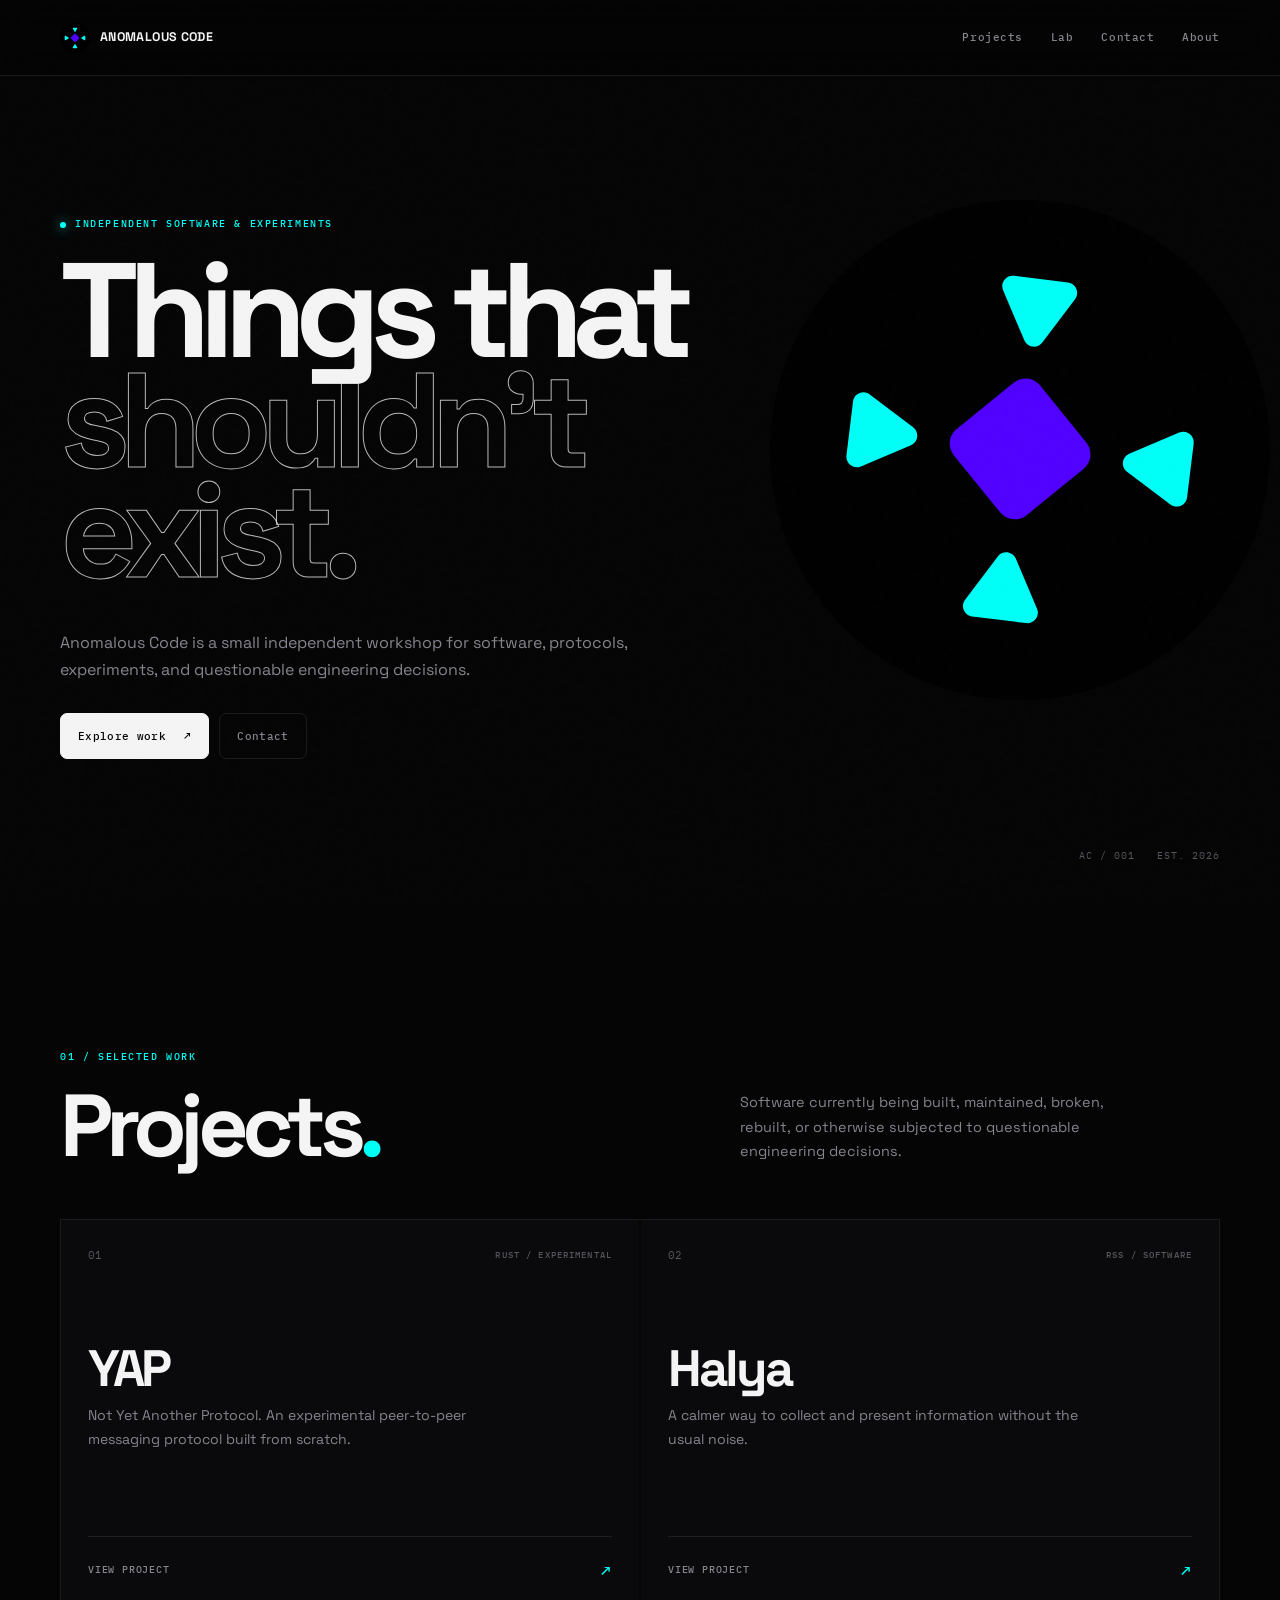
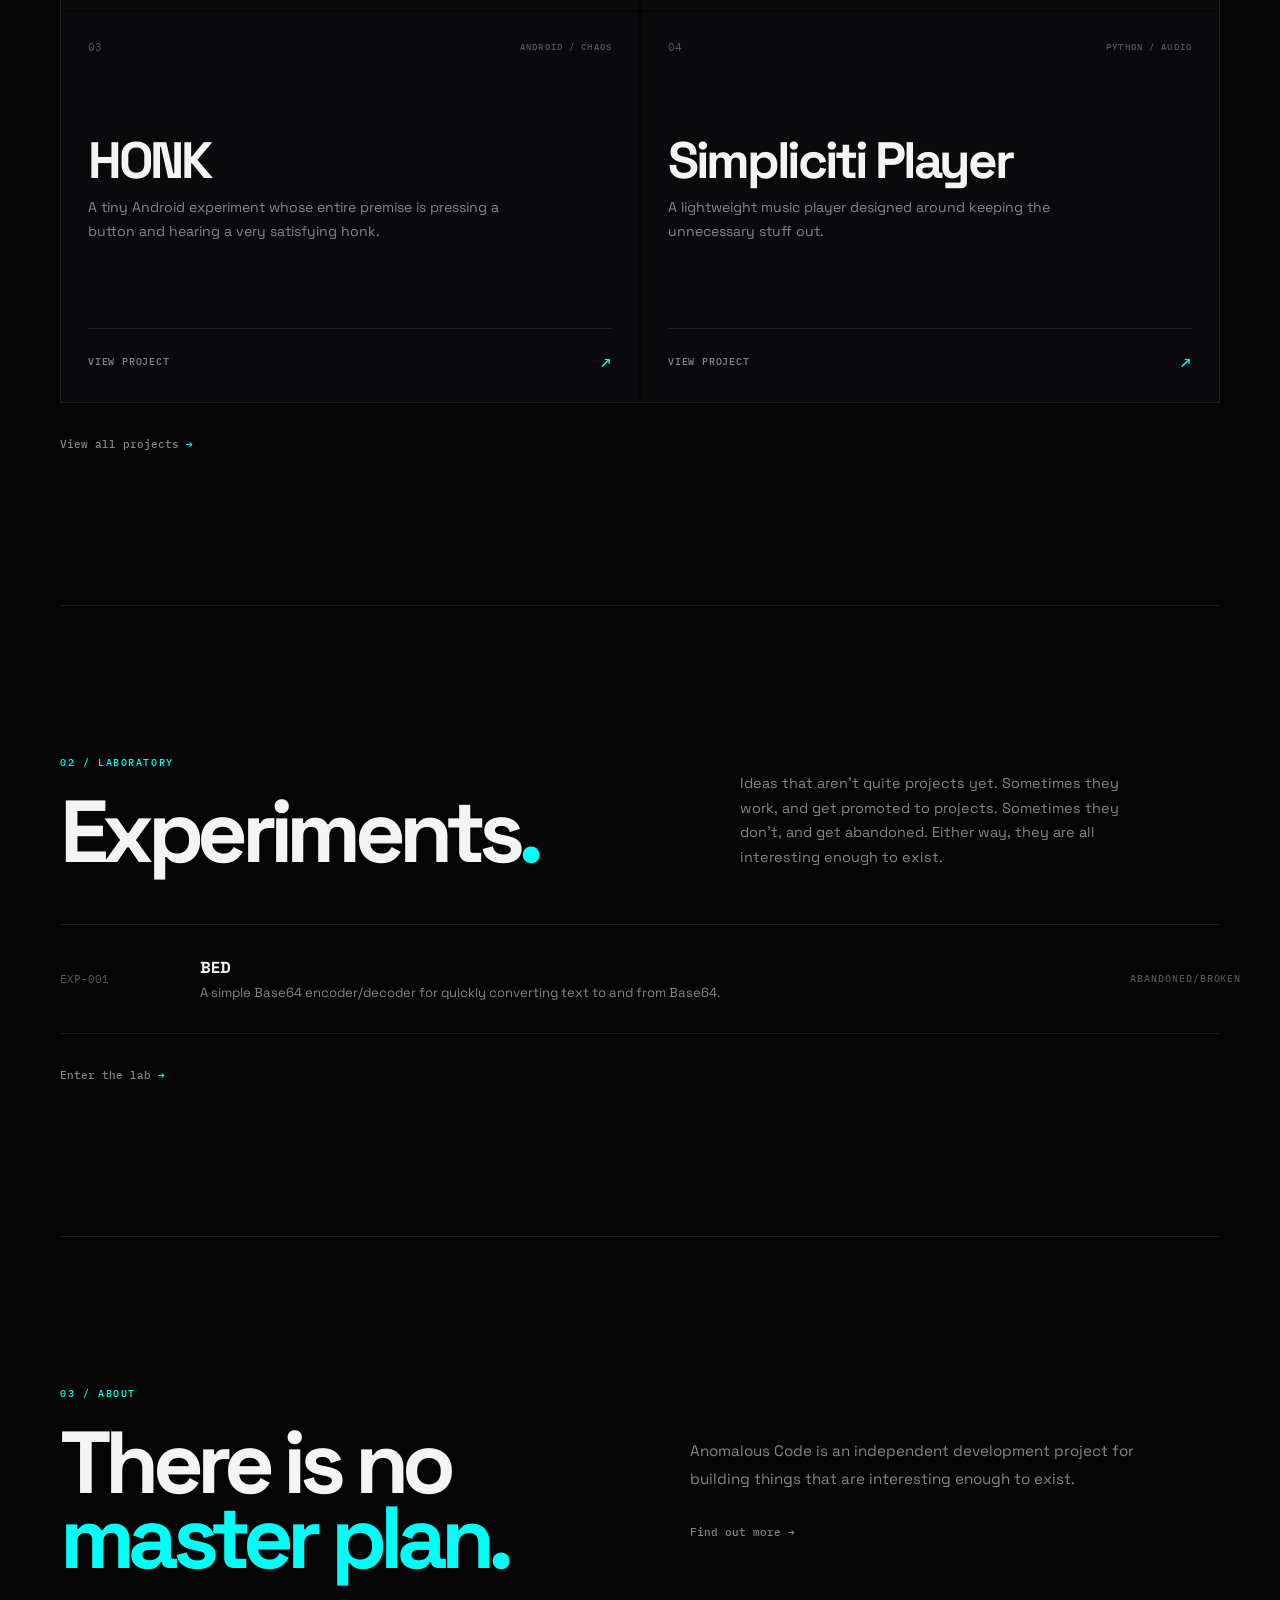
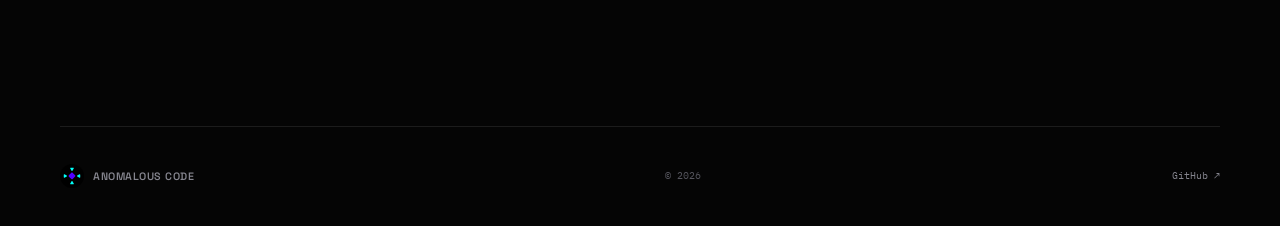
<file: index.html>
<!DOCTYPE html>
<html lang="en">
<head>

    <meta charset="UTF-8">

    <meta
        name="viewport"
        content="width=device-width, initial-scale=1.0"
    >

    <meta
        name="description"
        content="Anomalous Code — independent software, experiments, protocols, and things that probably shouldn't exist."
    >

    <title>Anomalous Code</title>

    <link
        rel="icon"
        type="image/svg+xml"
        href="assets/logo.svg"
    >

    <link
        rel="stylesheet"
        href="style.css"
    >

    <script
        src="script.js"
        defer
    ></script>

</head>

<body>

    <div
        class="noise"
        aria-hidden="true"
    ></div>


    <nav class="navbar">

        <a
            href="index.html"
            class="brand"
        >

            <img
                src="assets/logo.svg"
                alt=""
                class="brand-logo"
            >

            <span>ANOMALOUS CODE</span>

        </a>


        <div class="nav-links">

            <a href="projects.html">
                Projects
            </a>

            <a href="lab.html">
                Lab
            </a>

            <a href="contact.html">
                Contact
            </a>

            <a href="about.html">
                About
            </a>

        </div>

    </nav>


    <main>

        <section class="hero">

            <div class="hero-copy">

                <div class="eyebrow">

                    <span class="status-dot"></span>

                    Independent software & experiments

                </div>


                <h1>

                    Things that<br>

                    <span>
                        shouldn't exist.
                    </span>

                </h1>


                <p class="hero-description">

                    Anomalous Code is a small independent workshop
                    for software, protocols, experiments, and
                    questionable engineering decisions.

                </p>


                <div class="hero-actions">

                    <a
                        href="projects.html"
                        class="button primary"
                    >
                        Explore work
                        <span>↗</span>
                    </a>


                    <a
                        href="contact.html"
                        class="button secondary"
                    >
                        Contact
                    </a>

                </div>

            </div>


            <div
                class="hero-mark"
                aria-hidden="true"
            >

                <div class="hero-mark-glow"></div>


                <img
                    src="assets/logo.svg"
                    alt=""
                >

            </div>


            <div class="hero-index">

                <span>
                    AC / 001
                </span>

                <span>
                    EST. 2026
                </span>

            </div>

        </section>


        <section class="section">

            <div class="section-heading">

                <div>

                    <p class="eyebrow">
                        01 / Selected work
                    </p>

                    <h2>
                        Projects<span>.</span>
                    </h2>

                </div>


                <p>

                    Software currently being built, maintained,
                    broken, rebuilt, or otherwise subjected to
                    questionable engineering decisions.

                </p>

            </div>


            <div class="projects-grid">


                <a
                    href="yap.html"
                    class="project"
                >

                    <div class="project-top">

                        <span class="project-number">
                            01
                        </span>

                        <span class="project-tag">
                            RUST / EXPERIMENTAL
                        </span>

                    </div>


                    <div class="project-body">

                        <h3>
                            YAP
                        </h3>

                        <p>

                            Not Yet Another Protocol.
                            An experimental peer-to-peer messaging
                            protocol built from scratch.

                        </p>

                    </div>


                    <div class="project-bottom">

                        <span>
                            View project
                        </span>

                        <span class="arrow">
                            ↗
                        </span>

                    </div>

                </a>


                <a
                    href="halya.html"
                    class="project"
                >

                    <div class="project-top">

                        <span class="project-number">
                            02
                        </span>

                        <span class="project-tag">
                            RSS / SOFTWARE
                        </span>

                    </div>


                    <div class="project-body">

                        <h3>
                            Halya
                        </h3>

                        <p>

                            A calmer way to collect and present
                            information without the usual noise.

                        </p>

                    </div>


                    <div class="project-bottom">

                        <span>
                            View project
                        </span>

                        <span class="arrow">
                            ↗
                        </span>

                    </div>

                </a>


                <a
                    href="honk.html"
                    class="project"
                >

                    <div class="project-top">

                        <span class="project-number">
                            03
                        </span>

                        <span class="project-tag">
                            ANDROID / CHAOS
                        </span>

                    </div>


                    <div class="project-body">

                        <h3>
                            HONK
                        </h3>

                        <p>

                            A tiny Android experiment whose entire
                            premise is pressing a button and hearing
                            a very satisfying honk.

                        </p>

                    </div>


                    <div class="project-bottom">

                        <span>
                            View project
                        </span>

                        <span class="arrow">
                            ↗
                        </span>

                    </div>

                </a>


                <a
                    href="simpliciti.html"
                    class="project"
                >

                    <div class="project-top">

                        <span class="project-number">
                            04
                        </span>

                        <span class="project-tag">
                            PYTHON / AUDIO
                        </span>

                    </div>


                    <div class="project-body">

                        <h3>
                            Simpliciti Player
                        </h3>

                        <p>

                            A lightweight music player designed
                            around keeping the unnecessary stuff out.

                        </p>

                    </div>


                    <div class="project-bottom">

                        <span>
                            View project
                        </span>

                        <span class="arrow">
                            ↗
                        </span>

                    </div>

                </a>


            </div>


            <div class="section-link">

                <a href="projects.html">

                    View all projects

                    <span>
                        →
                    </span>

                </a>

            </div>

        </section>


        <section class="section lab-preview">

            <div class="section-heading">

                <div>

                    <p class="eyebrow">
                        02 / Laboratory
                    </p>

                    <h2>
                        Experiments<span>.</span>
                    </h2>

                </div>


                <p>

                    Ideas that aren't quite projects yet.
                    Sometimes they work, and get promoted to projects.
                    Sometimes they don't, and get abandoned.
                    Either way, they are all interesting enough to exist.

                </p>

            </div>


            <div class="empty-experiment">

                <span class="experiment-id">
                    EXP-001
                </span>


                <div>

                    <h3>
                        BED
                    </h3>

                    <p>
                        A simple Base64 encoder/decoder for quickly converting text to and from Base64.
                    </p>

                </div>


                <span class="experiment-state">
                    ABANDONED/BROKEN
                </span>

            </div>


            <div class="section-link">

                <a href="lab.html">

                    Enter the lab

                    <span>
                        →
                    </span>

                </a>

            </div>

        </section>


        <section class="section about-preview">

            <div>

                <p class="eyebrow">
                    03 / About
                </p>


                <h2>

                    There is no<br>

                    <span>
                        master plan.
                    </span>

                </h2>

            </div>


            <div class="about-preview-copy">

                <p>

                    Anomalous Code is an independent development
                    project for building things that are interesting
                    enough to exist.

                </p>


                <a
                    href="about.html"
                    class="text-link"
                >
                    Find out more →
                </a>

            </div>

        </section>

    </main>


    <footer>

        <div class="footer-brand">

            <img
                src="assets/logo.svg"
                alt=""
            >

            <span>
                ANOMALOUS CODE
            </span>

        </div>


        <span>
            © 2026
        </span>


        <a
            href="https://github.com/a-n-o-m-a-l-o-u-s-c-o-d-e"
            target="_blank"
            rel="noopener noreferrer"
        >
            GitHub ↗
        </a>

    </footer>

</body>

</html>
</file>
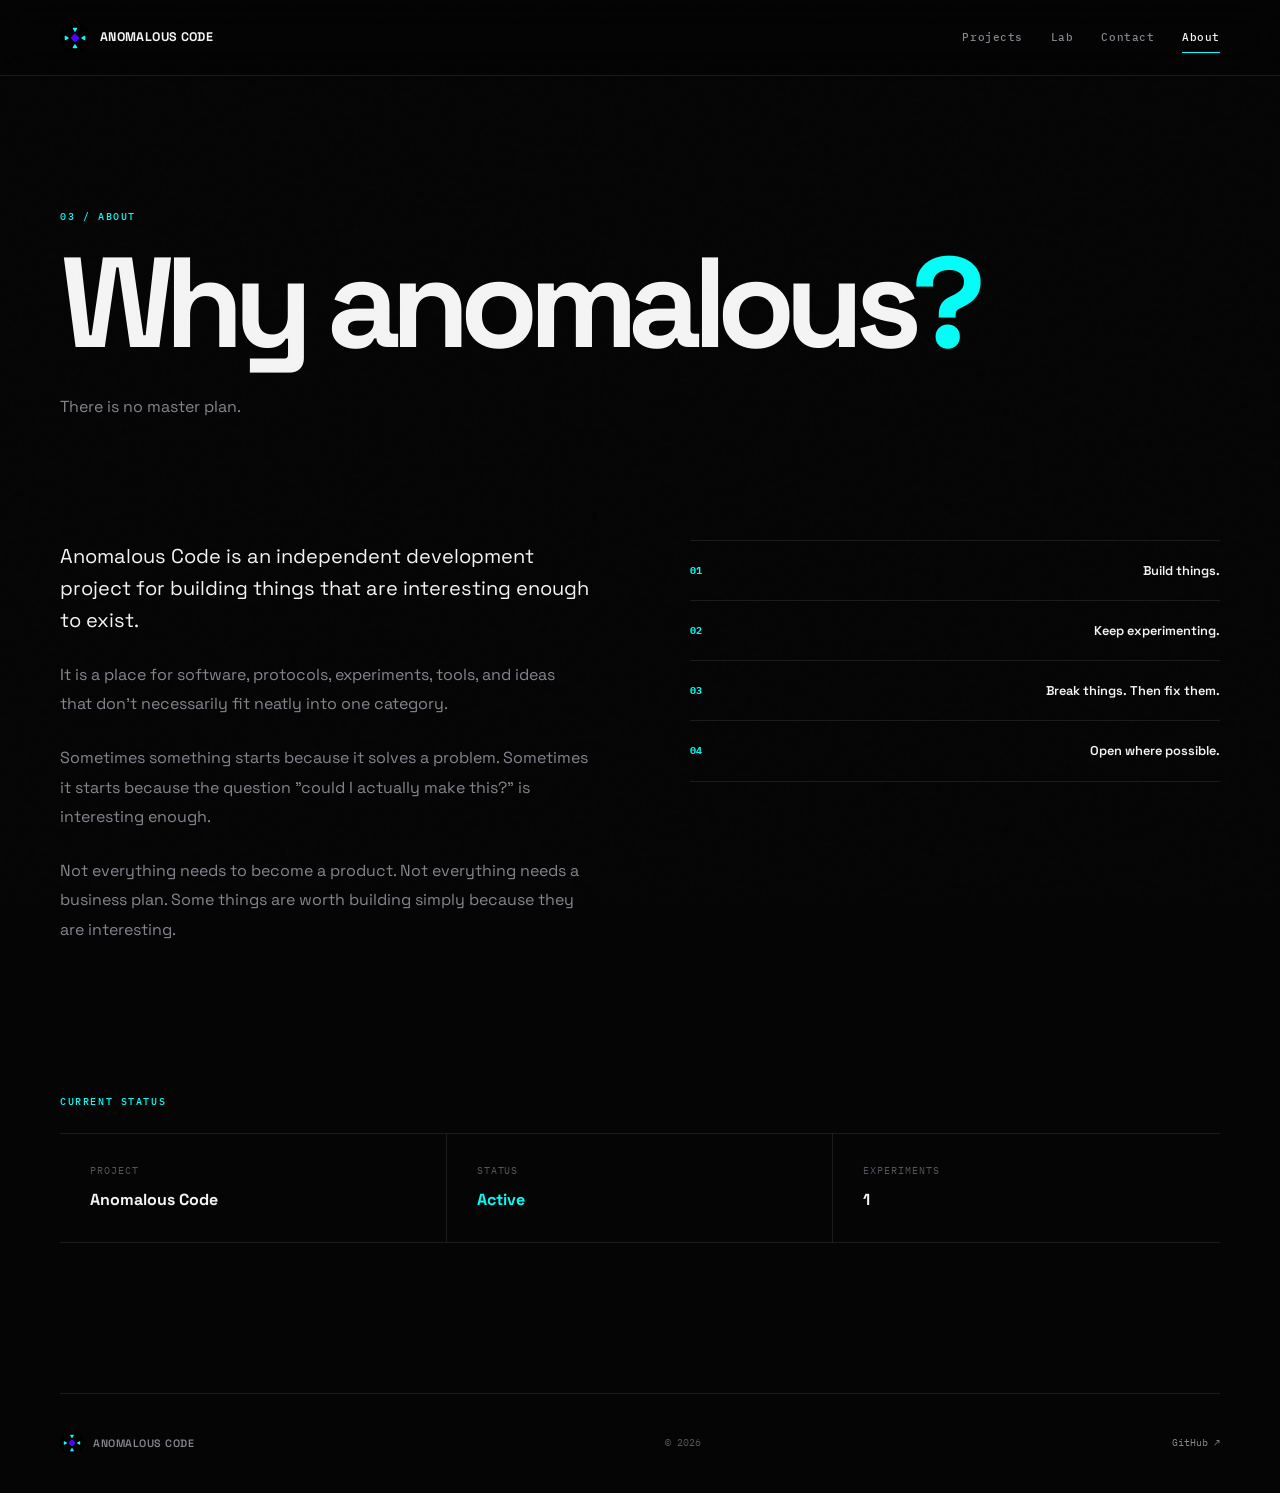
<file: about.html>
<!DOCTYPE html>
<html lang="en">
<head>
    <meta charset="UTF-8">
    <meta name="viewport" content="width=device-width, initial-scale=1.0">

    <meta
        name="description"
        content="About Anomalous Code."
    >

    <title>About — Anomalous Code</title>

    <link rel="icon" type="image/svg+xml" href="assets/logo.svg">
    <link rel="stylesheet" href="style.css">

    <script src="script.js" defer></script>
</head>

<body>

    <div class="noise" aria-hidden="true"></div>

    <nav class="navbar">

        <a href="index.html" class="brand">
            <img src="assets/logo.svg" alt="" class="brand-logo">
            <span>ANOMALOUS CODE</span>
        </a>

        <div class="nav-links">
            <a href="projects.html">Projects</a>
            <a href="lab.html">Lab</a>
            <a href="contact.html">Contact</a>
            <a href="about.html" class="active">About</a>
        </div>

    </nav>


    <main>

        <section class="page-header">

            <p class="eyebrow">
                03 / About
            </p>

            <h1>
                Why anomalous<span>?</span>
            </h1>

            <p>
                There is no master plan.
            </p>

        </section>


        <section class="about-page">

            <div class="about-main">

                <p class="about-lead">
                    Anomalous Code is an independent development
                    project for building things that are interesting
                    enough to exist.
                </p>

                <p>
                    It is a place for software, protocols,
                    experiments, tools, and ideas that don't
                    necessarily fit neatly into one category.
                </p>

                <p>
                    Sometimes something starts because it solves
                    a problem. Sometimes it starts because the
                    question "could I actually make this?" is
                    interesting enough.
                </p>

                <p>
                    Not everything needs to become a product.
                    Not everything needs a business plan.
                    Some things are worth building simply
                    because they are interesting.
                </p>

            </div>


            <div class="principles">

                <div>

                    <strong>01</strong>

                    <span>
                        Build things.
                    </span>

                </div>


                <div>

                    <strong>02</strong>

                    <span>
                        Keep experimenting.
                    </span>

                </div>


                <div>

                    <strong>03</strong>

                    <span>
                        Break things. Then fix them.
                    </span>

                </div>


                <div>

                    <strong>04</strong>

                    <span>
                        Open where possible.
                    </span>

                </div>

            </div>

        </section>


        <section class="about-footer-section">

            <p class="eyebrow">
                Current status
            </p>

            <div class="status-panel">

                <div>

                    <span class="status-label">
                        PROJECT
                    </span>

                    <strong>
                        Anomalous Code
                    </strong>

                </div>


                <div>

                    <span class="status-label">
                        STATUS
                    </span>

                    <strong class="cyan">
                        Active
                    </strong>

                </div>


                <div>

                    <span class="status-label">
                        EXPERIMENTS
                    </span>

                    <strong>
                        1
                    </strong>

                </div>

            </div>

        </section>

    </main>


    <footer>

        <div class="footer-brand">

            <img src="assets/logo.svg" alt="">

            <span>ANOMALOUS CODE</span>

        </div>

        <span>© 2026</span>

        <a
            href="https://github.com/a-n-o-m-a-l-o-u-s-c-o-d-e"
            target="_blank"
            rel="noopener noreferrer"
        >
            GitHub ↗
        </a>

    </footer>

</body>
</html>
</file>
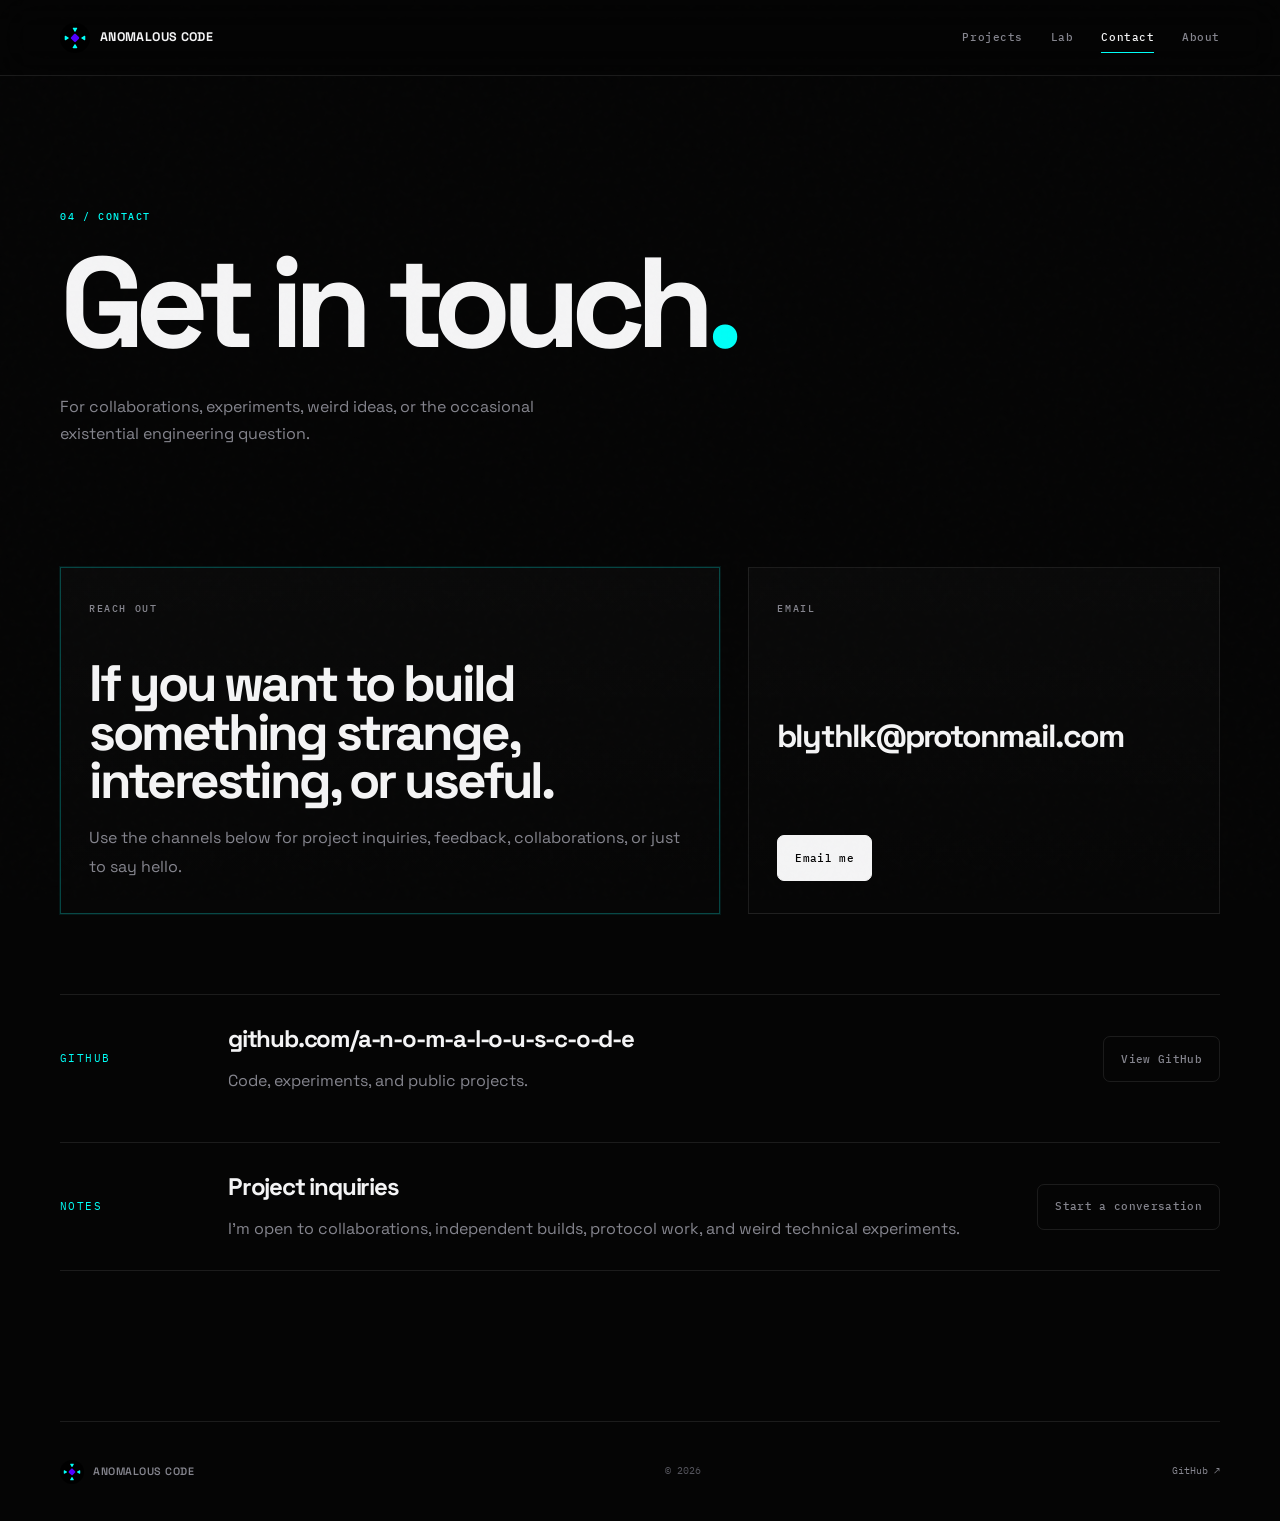
<file: contact.html>
<!DOCTYPE html>
<html lang="en">
<head>

    <meta charset="UTF-8">

    <meta
        name="viewport"
        content="width=device-width, initial-scale=1.0"
    >

    <meta
        name="description"
        content="Contact Anomalous Code."
    >

    <title>Contact — Anomalous Code</title>

    <link
        rel="icon"
        type="image/svg+xml"
        href="assets/logo.svg"
    >

    <link
        rel="stylesheet"
        href="style.css"
    >

    <script
        src="script.js"
        defer
    ></script>

</head>

<body>

    <div
        class="noise"
        aria-hidden="true"
    ></div>


    <nav class="navbar">

        <a
            href="index.html"
            class="brand"
        >

            <img
                src="assets/logo.svg"
                alt=""
                class="brand-logo"
            >

            <span>ANOMALOUS CODE</span>

        </a>


        <div class="nav-links">

            <a href="projects.html">
                Projects
            </a>

            <a href="lab.html">
                Lab
            </a>

            <a href="contact.html" class="active">
                Contact
            </a>

            <a href="about.html">
                About
            </a>

        </div>

    </nav>


    <main>

        <section class="page-header">

            <p class="eyebrow">
                04 / Contact
            </p>

            <h1>
                Get in touch<span>.</span>
            </h1>

            <p>
                For collaborations, experiments, weird ideas, or the occasional existential engineering question.
            </p>

        </section>


        <section class="contact-page">

            <div class="contact-grid">

                <article class="contact-card contact-card-feature">

                    <p class="eyebrow">
                        Reach out
                    </p>

                    <h2>
                        If you want to build something strange, interesting, or useful.
                    </h2>

                    <p>
                        Use the channels below for project inquiries, feedback, collaborations, or just to say hello.
                    </p>

                </article>


                <article class="contact-card">

                    <p class="eyebrow">
                        Email
                    </p>

                    <h3>
                        blythlk@protonmail.com
                    </h3>

                    <a
                        href="mailto:blythlk@protonmail.com"
                        class="button primary"
                    >
                        Email me
                    </a>

                </article>

            </div>


            <div class="contact-list">

                <div class="contact-item">

                    <span class="contact-label">
                        GitHub
                    </span>

                    <div>
                        <h3>github.com/a-n-o-m-a-l-o-u-s-c-o-d-e</h3>
                        <p>
                            Code, experiments, and public projects.
                        </p>
                    </div>

                    <a
                        href="https://github.com/a-n-o-m-a-l-o-u-s-c-o-d-e"
                        target="_blank"
                        rel="noopener noreferrer"
                        class="button secondary"
                    >
                        View GitHub
                    </a>

                </div>

                <div class="contact-item">

                    <span class="contact-label">
                        Notes
                    </span>

                    <div>
                        <h3>Project inquiries</h3>
                        <p>
                            I’m open to collaborations, independent builds, protocol work, and weird technical experiments.
                        </p>
                    </div>

                    <a
                        href="mailto:blythlk@protonmail.com"
                        class="button secondary"
                    >
                        Start a conversation
                    </a>

                </div>

            </div>

        </section>

    </main>


    <footer>

        <div class="footer-brand">

            <img
                src="assets/logo.svg"
                alt=""
            >

            <span>
                ANOMALOUS CODE
            </span>

        </div>


        <span>
            © 2026
        </span>


        <a
            href="https://github.com/a-n-o-m-a-l-o-u-s-c-o-d-e"
            target="_blank"
            rel="noopener noreferrer"
        >
            GitHub ↗
        </a>

    </footer>

</body>

</html>
</file>
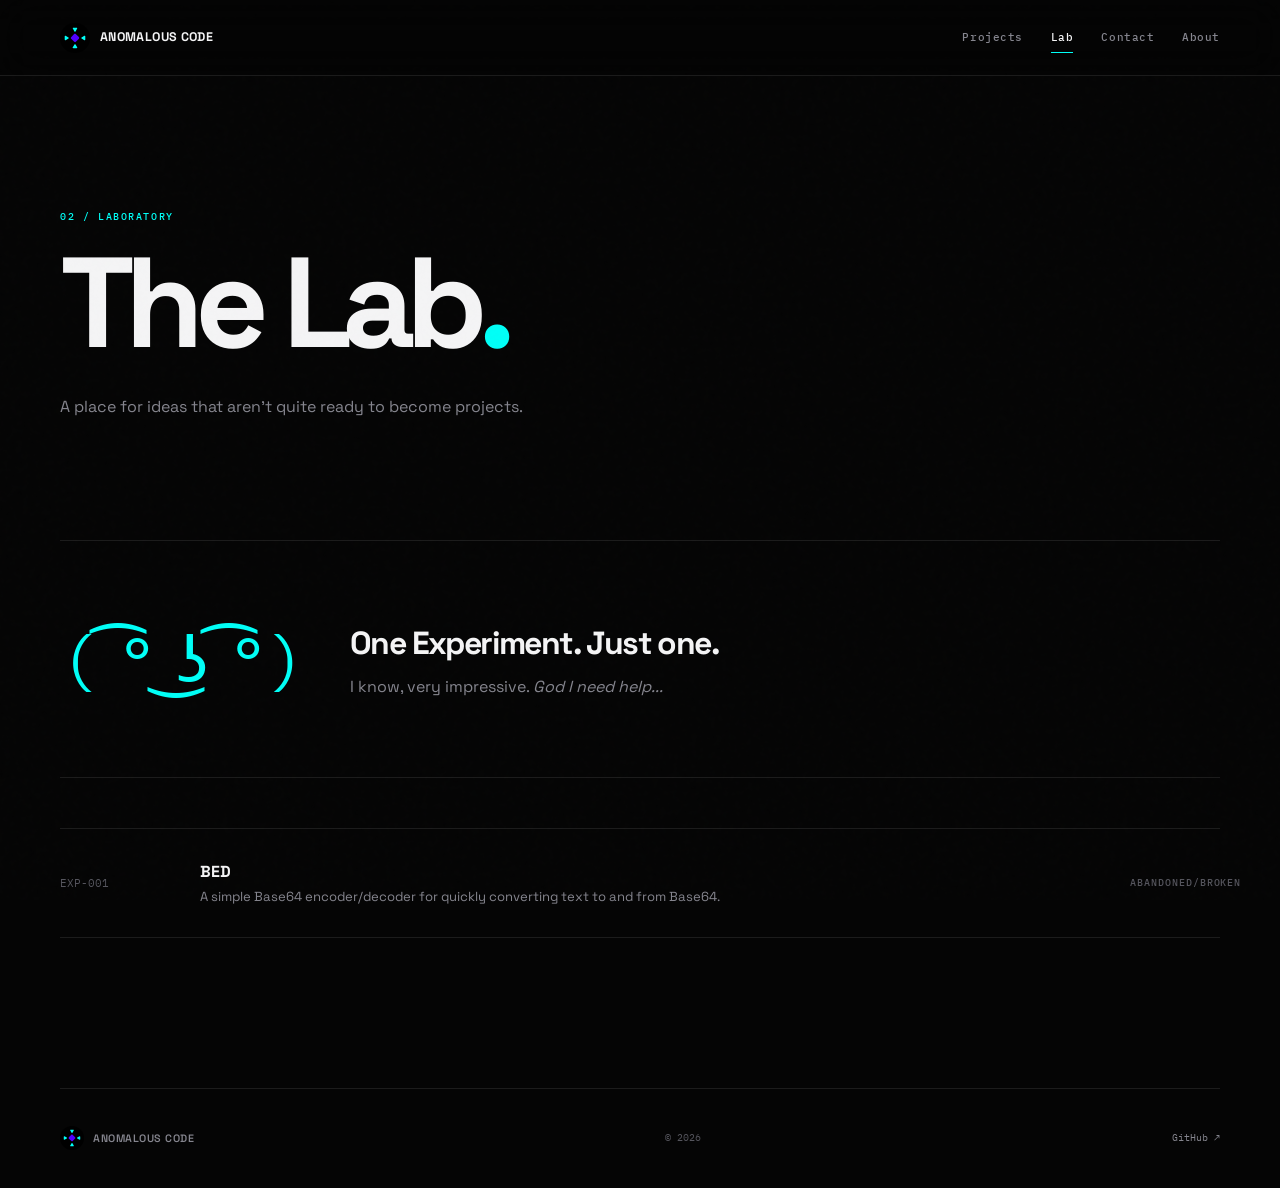
<file: lab.html>
<!DOCTYPE html>
<html lang="en">
<head>
    <meta charset="UTF-8">
    <meta name="viewport" content="width=device-width, initial-scale=1.0">

    <meta
        name="description"
        content="The Anomalous Code laboratory."
    >

    <title>Lab — Anomalous Code</title>

    <link rel="icon" type="image/svg+xml" href="assets/logo.svg">
    <link rel="stylesheet" href="style.css">

    <script src="script.js" defer></script>
</head>

<body>

    <div class="noise" aria-hidden="true"></div>

    <nav class="navbar">

        <a href="index.html" class="brand">
            <img src="assets/logo.svg" alt="" class="brand-logo">
            <span>ANOMALOUS CODE</span>
        </a>

        <div class="nav-links">
            <a href="projects.html">Projects</a>
            <a href="lab.html" class="active">Lab</a>
            <a href="contact.html">Contact</a>
            <a href="about.html">About</a>
        </div>

    </nav>


    <main>

        <section class="page-header">

            <p class="eyebrow">
                02 / Laboratory
            </p>

            <h1>
                The Lab<span>.</span>
            </h1>

            <p>
                A place for ideas that aren't quite ready to
                become projects.
            </p>

        </section>


        <section class="lab-page">

            <div class="lab-notice">

                <span class="lab-notice-symbol">( ͡° ͜ʖ ͡°)</span>

                <div>

                    <h2>One Experiment. Just one.</h2>

                    <p>
                        I know, very impressive. <i>God I need help...</i>
                    </p>

                </div>

            </div>


            <div class="experiment-list">

                <div class="empty-experiment">

                    <span class="experiment-id">
                        EXP-001
                    </span>

                    <div>
                        <h3>BED</h3>
                        <p>A simple Base64 encoder/decoder for quickly converting text to and from Base64.</p>
                    </div>

                    <span class="experiment-state">
                        ABANDONED/BROKEN
                    </span>

                </div>

            </div>

        </section>

    </main>


    <footer>

        <div class="footer-brand">

            <img src="assets/logo.svg" alt="">

            <span>ANOMALOUS CODE</span>

        </div>

        <span>© 2026</span>

        <a
            href="https://github.com/a-n-o-m-a-l-o-u-s-c-o-d-e"
            target="_blank"
            rel="noopener noreferrer"
        >
            GitHub ↗
        </a>

    </footer>

</body>
</html>
</file>
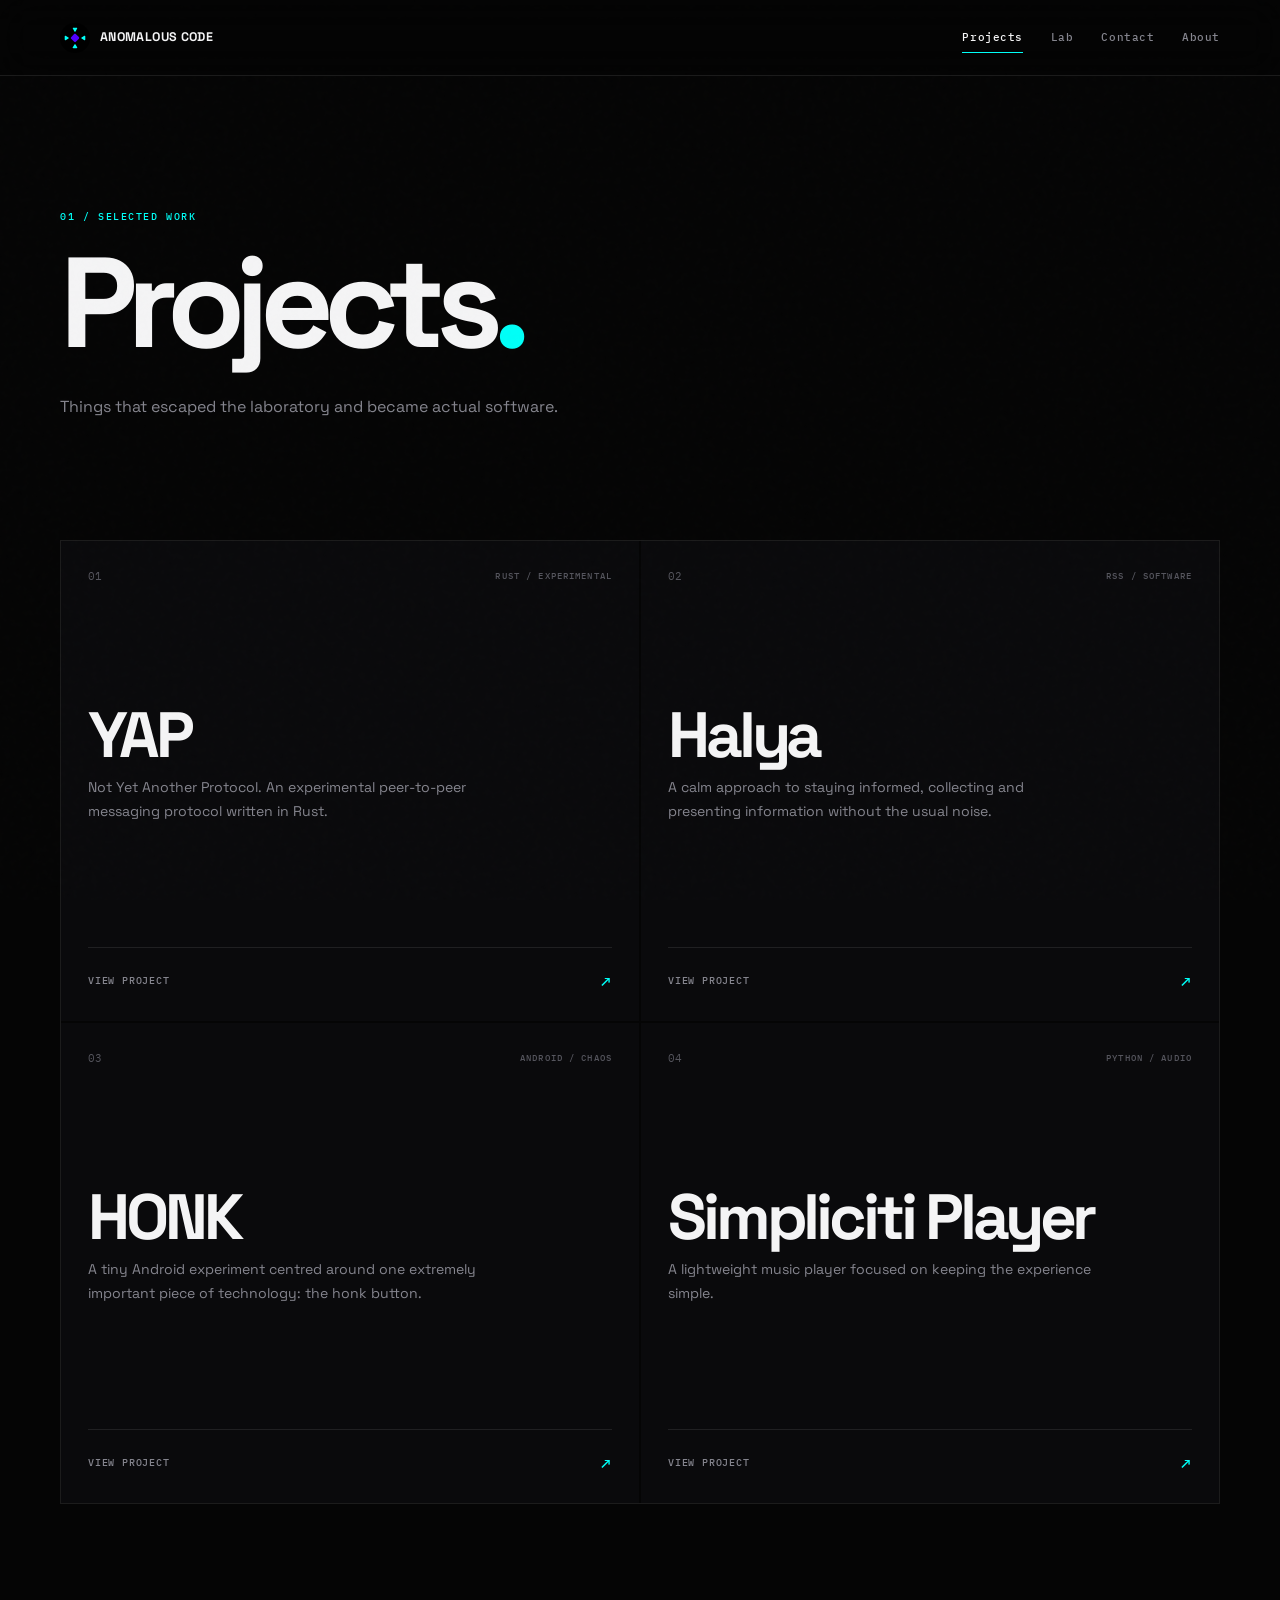
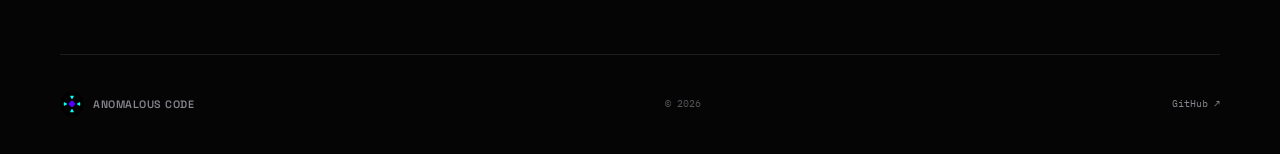
<file: projects.html>
<!DOCTYPE html>
<html lang="en">

<head>

    <meta charset="UTF-8">

    <meta
        name="viewport"
        content="width=device-width, initial-scale=1.0"
    >

    <meta
        name="description"
        content="Projects by Anomalous Code."
    >

    <meta
        name="theme-color"
        content="#050505"
    >

    <title>Projects — Anomalous Code</title>

    <link
        rel="icon"
        type="image/svg+xml"
        href="assets/logo.svg"
    >

    <link
        rel="stylesheet"
        href="style.css"
    >

    <script
        src="script.js"
        defer
    ></script>

</head>

<body>

    <div
        class="noise"
        aria-hidden="true"
    ></div>


    <nav class="navbar">

        <a
            href="index.html"
            class="brand"
        >

            <img
                src="assets/logo.svg"
                alt=""
                class="brand-logo"
            >

            <span>ANOMALOUS CODE</span>

        </a>


        <div class="nav-links">

            <a
                href="projects.html"
                class="active"
            >
                Projects
            </a>

            <a href="lab.html">
                Lab
            </a>

            <a href="contact.html">
                Contact
            </a>

            <a href="about.html">
                About
            </a>

        </div>

    </nav>


    <main>

        <section class="page-header">

            <p class="eyebrow">
                01 / Selected work
            </p>

            <h1>
                Projects<span>.</span>
            </h1>

            <p>
                Things that escaped the laboratory and became
                actual software.
            </p>

        </section>


        <section class="projects-page">


            <a
                href="projects/yap.html"
                class="project project-large"
            >

                <div class="project-top">

                    <span class="project-number">
                        01
                    </span>

                    <span class="project-tag">
                        RUST / EXPERIMENTAL
                    </span>

                </div>


                <div class="project-body">

                    <h2>
                        YAP
                    </h2>

                    <p>
                        Not Yet Another Protocol.
                        An experimental peer-to-peer messaging
                        protocol written in Rust.
                    </p>

                </div>


                <div class="project-bottom">

                    <span>
                        View project
                    </span>

                    <span class="arrow">
                        ↗
                    </span>

                </div>

            </a>


            <a
                href="projects/halya.html"
                class="project project-large"
            >

                <div class="project-top">

                    <span class="project-number">
                        02
                    </span>

                    <span class="project-tag">
                        RSS / SOFTWARE
                    </span>

                </div>


                <div class="project-body">

                    <h2>
                        Halya
                    </h2>

                    <p>
                        A calm approach to staying informed,
                        collecting and presenting information
                        without the usual noise.
                    </p>

                </div>


                <div class="project-bottom">

                    <span>
                        View project
                    </span>

                    <span class="arrow">
                        ↗
                    </span>

                </div>

            </a>


            <a
                href="projects/honk.html"
                class="project project-large"
            >

                <div class="project-top">

                    <span class="project-number">
                        03
                    </span>

                    <span class="project-tag">
                        ANDROID / CHAOS
                    </span>

                </div>


                <div class="project-body">

                    <h2>
                        HONK
                    </h2>

                    <p>
                        A tiny Android experiment centred around
                        one extremely important piece of technology:
                        the honk button.
                    </p>

                </div>


                <div class="project-bottom">

                    <span>
                        View project
                    </span>

                    <span class="arrow">
                        ↗
                    </span>

                </div>

            </a>


            <a
                href="projects/simpliciti.html"
                class="project project-large"
            >

                <div class="project-top">

                    <span class="project-number">
                        04
                    </span>

                    <span class="project-tag">
                        PYTHON / AUDIO
                    </span>

                </div>


                <div class="project-body">

                    <h2>
                        Simpliciti Player
                    </h2>

                    <p>
                        A lightweight music player focused on
                        keeping the experience simple.
                    </p>

                </div>


                <div class="project-bottom">

                    <span>
                        View project
                    </span>

                    <span class="arrow">
                        ↗
                    </span>

                </div>

            </a>


        </section>

    </main>


    <footer>

        <div class="footer-brand">

            <img
                src="assets/logo.svg"
                alt=""
            >

            <span>
                ANOMALOUS CODE
            </span>

        </div>


        <span>
            © 2026
        </span>


        <a
            href="https://github.com/a-n-o-m-a-l-o-u-s-c-o-d-e"
            target="_blank"
            rel="noopener noreferrer"
        >
            GitHub ↗
        </a>

    </footer>

</body>

</html>
</file>
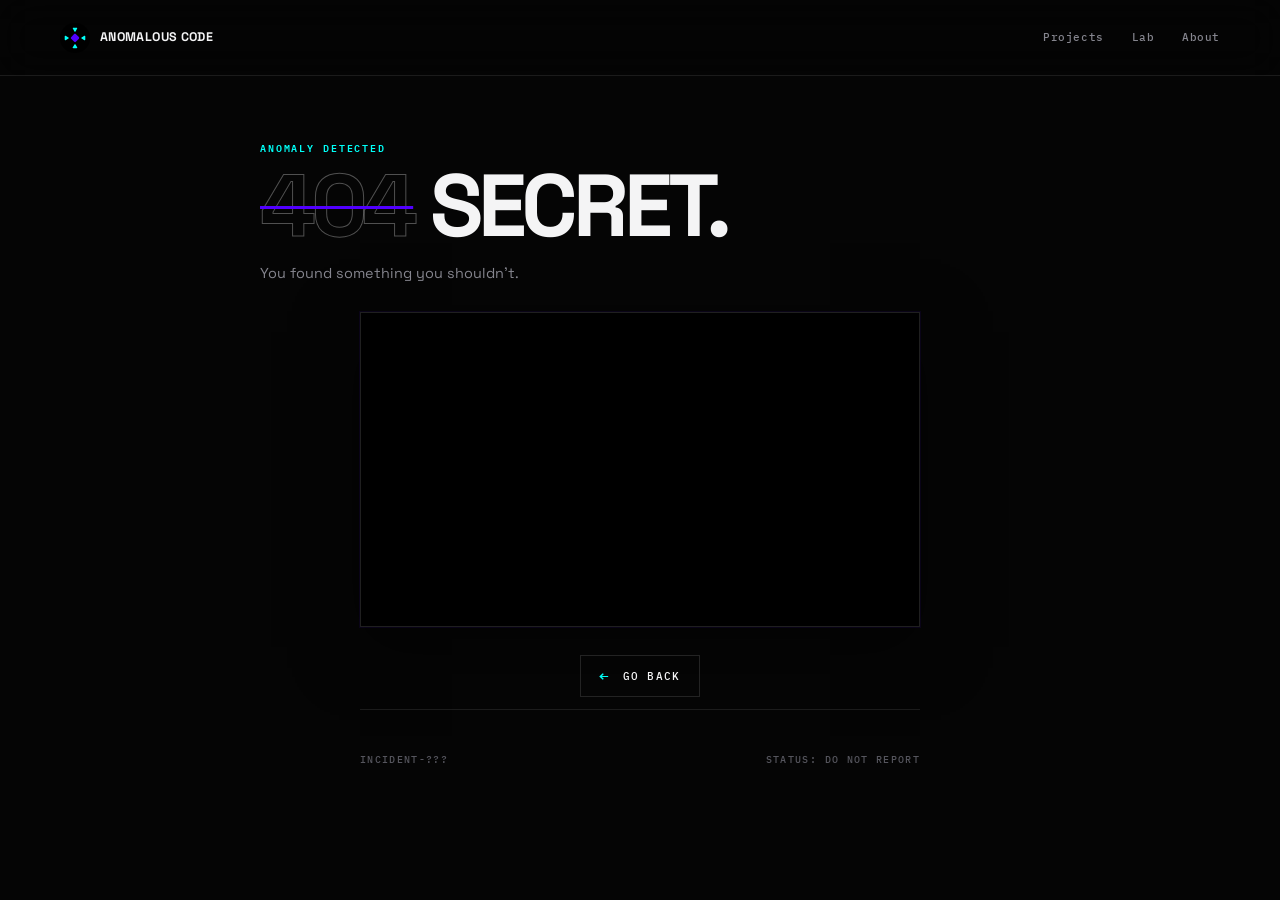
<file: shogi.html>
<!DOCTYPE html>
<html lang="en">

<head>
    <meta charset="UTF-8">

    <meta
        name="viewport"
        content="width=device-width, initial-scale=1.0"
    >

    <meta
        name="description"
        content="Anomalous Code — secret."
    >

    <meta
        name="theme-color"
        content="#050505"
    >

    <title>SECRET — Anomalous Code</title>

    <link
        rel="icon"
        type="image/svg+xml"
        href="assets/logo.svg"
    >

    <link
        rel="stylesheet"
        href="style.css"
    >
</head>

<body>

    <nav class="navbar">
        <a
            class="nav-brand"
            href="index.html"
            aria-label="Anomalous Code home"
        >
            <img
                src="assets/logo.svg"
                alt=""
            >

            <span>ANOMALOUS CODE</span>
        </a>

        <div class="nav-links">
            <a href="projects.html">Projects</a>
            <a href="lab.html">Lab</a>
            <a href="about.html">About</a>
        </div>
    </nav>

    <main class="secret-page">

        <header class="secret-header">

            <div class="secret-label">
                ANOMALY DETECTED
            </div>

            <h1>
                <span class="crossed">404</span>
                <span class="secret">SECRET.</span>
            </h1>

            <p class="description">
                You found something you shouldn't.
            </p>

        </header>

        <section class="secret-video">

            <iframe
                src="https://www.youtube.com/embed/dB8QCac8FSM?autoplay=1&controls=0&modestbranding=1&rel=0&iv_load_policy=3"
                title="Shogi Ichiban"
                allow="autoplay; encrypted-media; picture-in-picture"
                allowfullscreen
            ></iframe>

        </section>

        <div class="secret-back">

            <a href="index.html">
                <span class="back-arrow">←</span>
                Go back
            </a>

        </div>

        <footer class="secret-footer">
            <span>INCIDENT-???</span>
            <span>STATUS: DO NOT REPORT</span>
        </footer>

    </main>

</body>

</html>
</file>
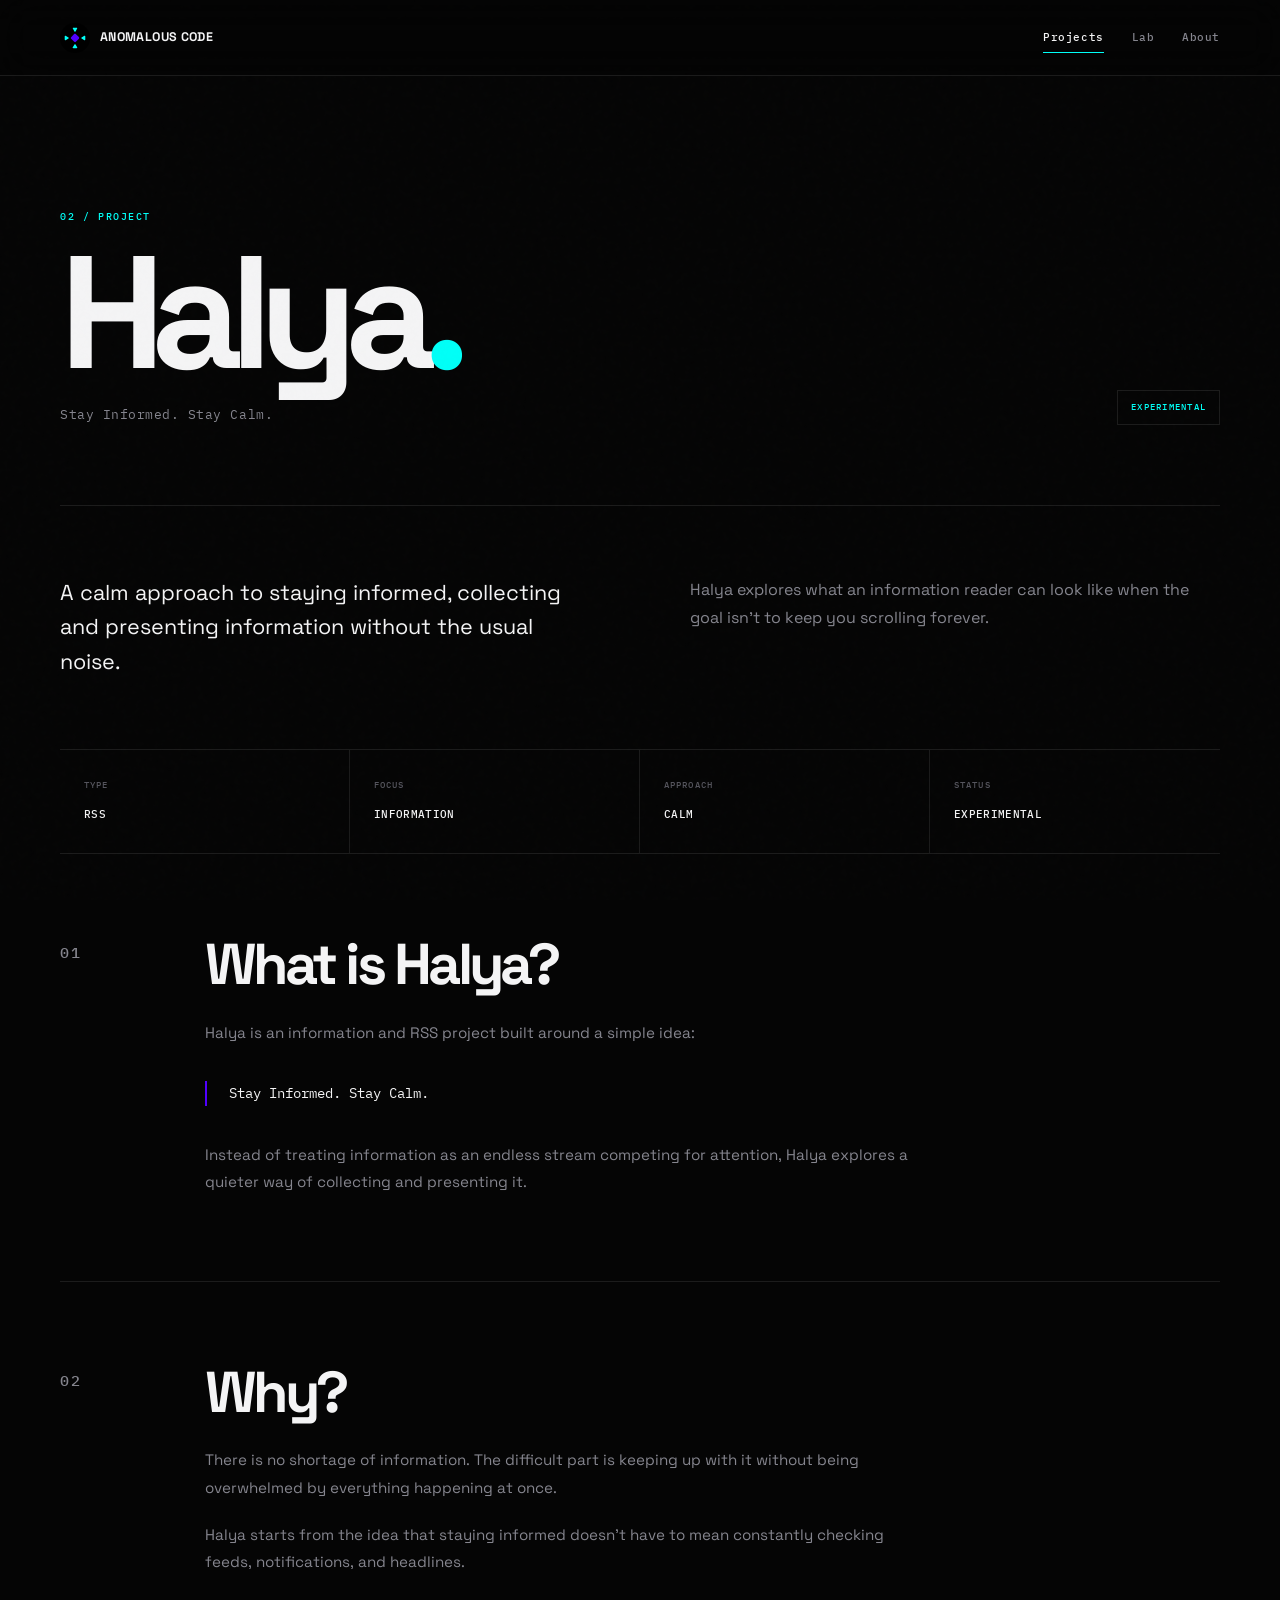
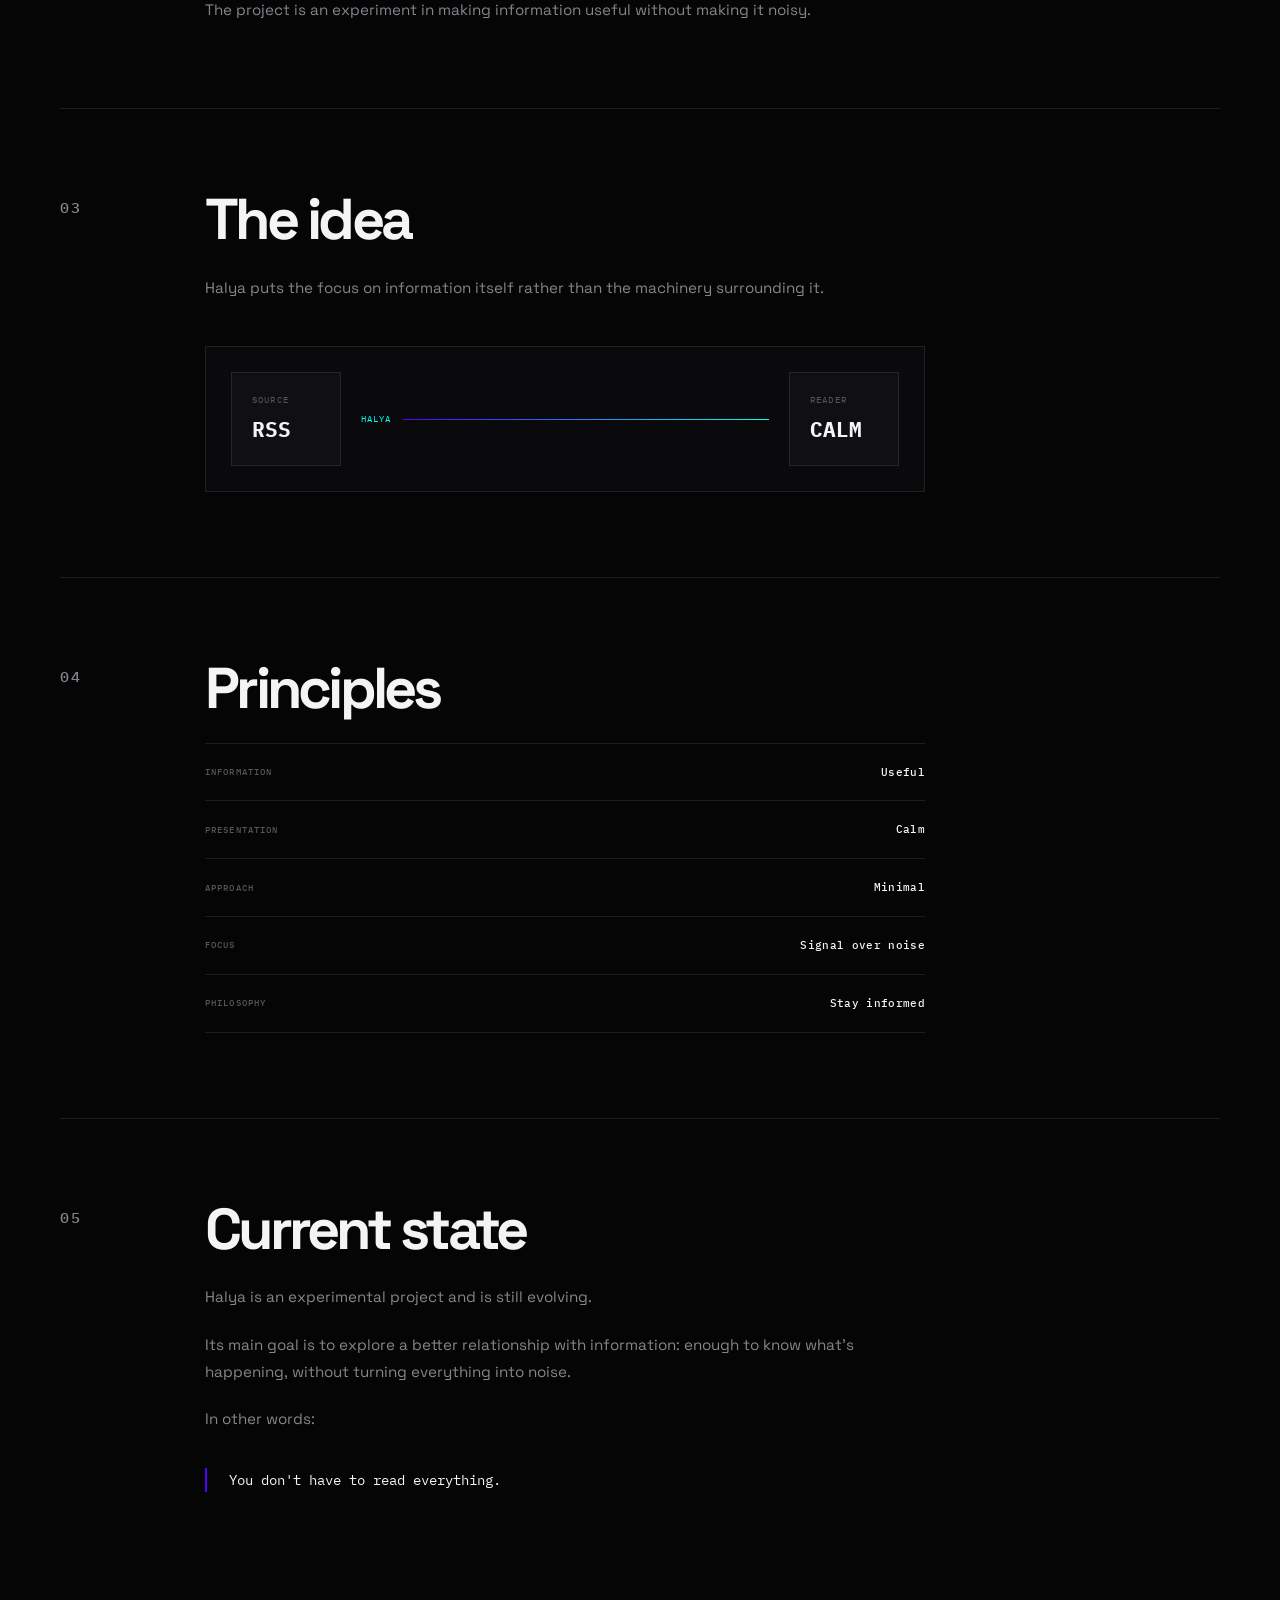
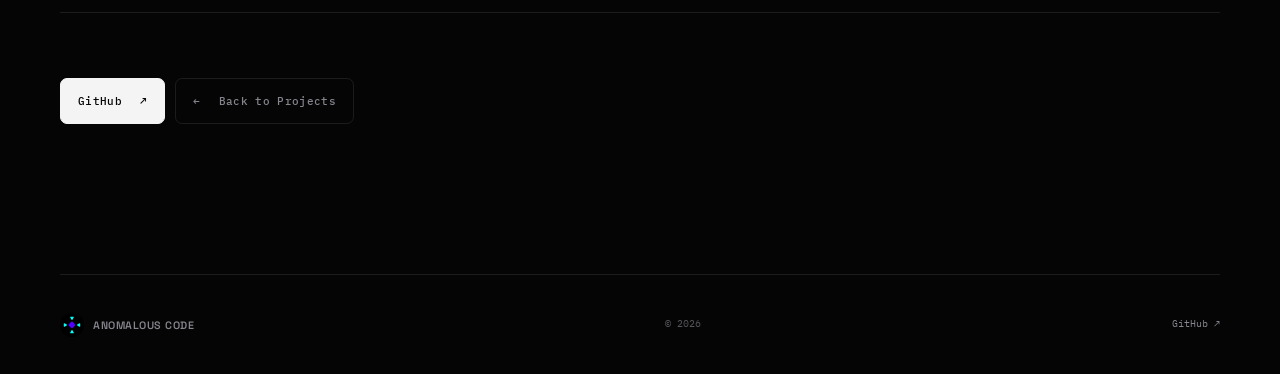
<file: projects/halya.html>
<!DOCTYPE html>
<html lang="en">

<head>

    <meta charset="UTF-8">

    <meta
        name="viewport"
        content="width=device-width, initial-scale=1.0"
    >

    <meta
        name="description"
        content="Halya — Stay Informed. Stay Calm. An information and RSS project by Anomalous Code."
    >

    <meta
        name="theme-color"
        content="#050505"
    >

    <title>Halya — Anomalous Code</title>

    <link
        rel="icon"
        type="image/svg+xml"
        href="../assets/logo.svg"
    >

    <link
        rel="stylesheet"
        href="../style.css"
    >

    <script
        src="../script.js"
        defer
    ></script>

</head>

<body>

    <div
        class="noise"
        aria-hidden="true"
    ></div>


    <nav class="navbar">

        <a
            href="../index.html"
            class="brand"
        >

            <img
                src="../assets/logo.svg"
                alt=""
                class="brand-logo"
            >

            <span>ANOMALOUS CODE</span>

        </a>


        <div class="nav-links">

            <a
                href="../projects.html"
                class="active"
            >
                Projects
            </a>

            <a href="../lab.html">
                Lab
            </a>

            <a href="../about.html">
                About
            </a>

        </div>

    </nav>


    <main>

        <section class="project-page-header">

            <p class="eyebrow">
                02 / Project
            </p>

            <div class="project-detail-heading">

                <div>

                    <h1>
                        Halya<span>.</span>
                    </h1>

                    <p class="project-detail-subtitle">
                        Stay Informed. Stay Calm.
                    </p>

                </div>

                <div class="project-detail-status">
                    EXPERIMENTAL
                </div>

            </div>

        </section>


        <section class="project-detail">


            <div class="project-detail-intro">

                <p>
                    A calm approach to staying informed,
                    collecting and presenting information
                    without the usual noise.
                </p>

                <p>
                    Halya explores what an information reader
                    can look like when the goal isn't to keep
                    you scrolling forever.
                </p>

            </div>


            <div class="project-detail-meta">

                <div>
                    <span>TYPE</span>
                    <strong>RSS</strong>
                </div>

                <div>
                    <span>FOCUS</span>
                    <strong>INFORMATION</strong>
                </div>

                <div>
                    <span>APPROACH</span>
                    <strong>CALM</strong>
                </div>

                <div>
                    <span>STATUS</span>
                    <strong>EXPERIMENTAL</strong>
                </div>

            </div>


            <article class="project-detail-section">

                <p class="project-detail-number">
                    01
                </p>

                <div>

                    <h2>
                        What is Halya?
                    </h2>

                    <p>
                        Halya is an information and RSS project
                        built around a simple idea:
                    </p>

                    <blockquote>
                        Stay Informed. Stay Calm.
                    </blockquote>

                    <p>
                        Instead of treating information as an
                        endless stream competing for attention,
                        Halya explores a quieter way of collecting
                        and presenting it.
                    </p>

                </div>

            </article>


            <article class="project-detail-section">

                <p class="project-detail-number">
                    02
                </p>

                <div>

                    <h2>
                        Why?
                    </h2>

                    <p>
                        There is no shortage of information.
                        The difficult part is keeping up with it
                        without being overwhelmed by everything
                        happening at once.
                    </p>

                    <p>
                        Halya starts from the idea that staying
                        informed doesn't have to mean constantly
                        checking feeds, notifications, and headlines.
                    </p>

                    <p>
                        The project is an experiment in making
                        information useful without making it noisy.
                    </p>

                </div>

            </article>


            <article class="project-detail-section">

                <p class="project-detail-number">
                    03
                </p>

                <div>

                    <h2>
                        The idea
                    </h2>

                    <p>
                        Halya puts the focus on information itself
                        rather than the machinery surrounding it.
                    </p>

                    <div class="project-diagram">

                        <div class="project-node">

                            <span>
                                SOURCE
                            </span>

                            <strong>
                                RSS
                            </strong>

                        </div>


                        <div class="project-connection">

                            <span>
                                HALYA
                            </span>

                            <div></div>

                        </div>


                        <div class="project-node">

                            <span>
                                READER
                            </span>

                            <strong>
                                CALM
                            </strong>

                        </div>

                    </div>

                </div>

            </article>


            <article class="project-detail-section">

                <p class="project-detail-number">
                    04
                </p>

                <div>

                    <h2>
                        Principles
                    </h2>

                    <div class="project-specs">

                        <div>
                            <span>
                                Information
                            </span>

                            <strong>
                                Useful
                            </strong>
                        </div>

                        <div>
                            <span>
                                Presentation
                            </span>

                            <strong>
                                Calm
                            </strong>
                        </div>

                        <div>
                            <span>
                                Approach
                            </span>

                            <strong>
                                Minimal
                            </strong>
                        </div>

                        <div>
                            <span>
                                Focus
                            </span>

                            <strong>
                                Signal over noise
                            </strong>
                        </div>

                        <div>
                            <span>
                                Philosophy
                            </span>

                            <strong>
                                Stay informed
                            </strong>
                        </div>

                    </div>

                </div>

            </article>


            <article class="project-detail-section">

                <p class="project-detail-number">
                    05
                </p>

                <div>

                    <h2>
                        Current state
                    </h2>

                    <p>
                        Halya is an experimental project and is
                        still evolving.
                    </p>

                    <p>
                        Its main goal is to explore a better
                        relationship with information: enough to
                        know what's happening, without turning
                        everything into noise.
                    </p>

                    <p>
                        In other words:
                    </p>

                    <blockquote>
                        You don't have to read everything.
                    </blockquote>

                </div>

            </article>


            <div class="project-detail-actions">

                <a
                    href="https://github.com/a-n-o-m-a-l-o-u-s-c-o-d-e/Halya"
                    class="button primary"
                    target="_blank"
                    rel="noopener noreferrer"
                >
                    GitHub
                    <span>↗</span>
                </a>

                <a
                    href="../projects.html"
                    class="button secondary"
                >
                    <span>←</span>
                    Back to Projects
                </a>

            </div>

        </section>

    </main>


    <footer>

        <div class="footer-brand">

            <img
                src="../assets/logo.svg"
                alt=""
            >

            <span>
                ANOMALOUS CODE
            </span>

        </div>


        <span>
            © 2026
        </span>


        <a
            href="https://github.com/a-n-o-m-a-l-o-u-s-c-o-d-e"
            target="_blank"
            rel="noopener noreferrer"
        >
            GitHub ↗
        </a>

    </footer>

</body>

</html>
</file>
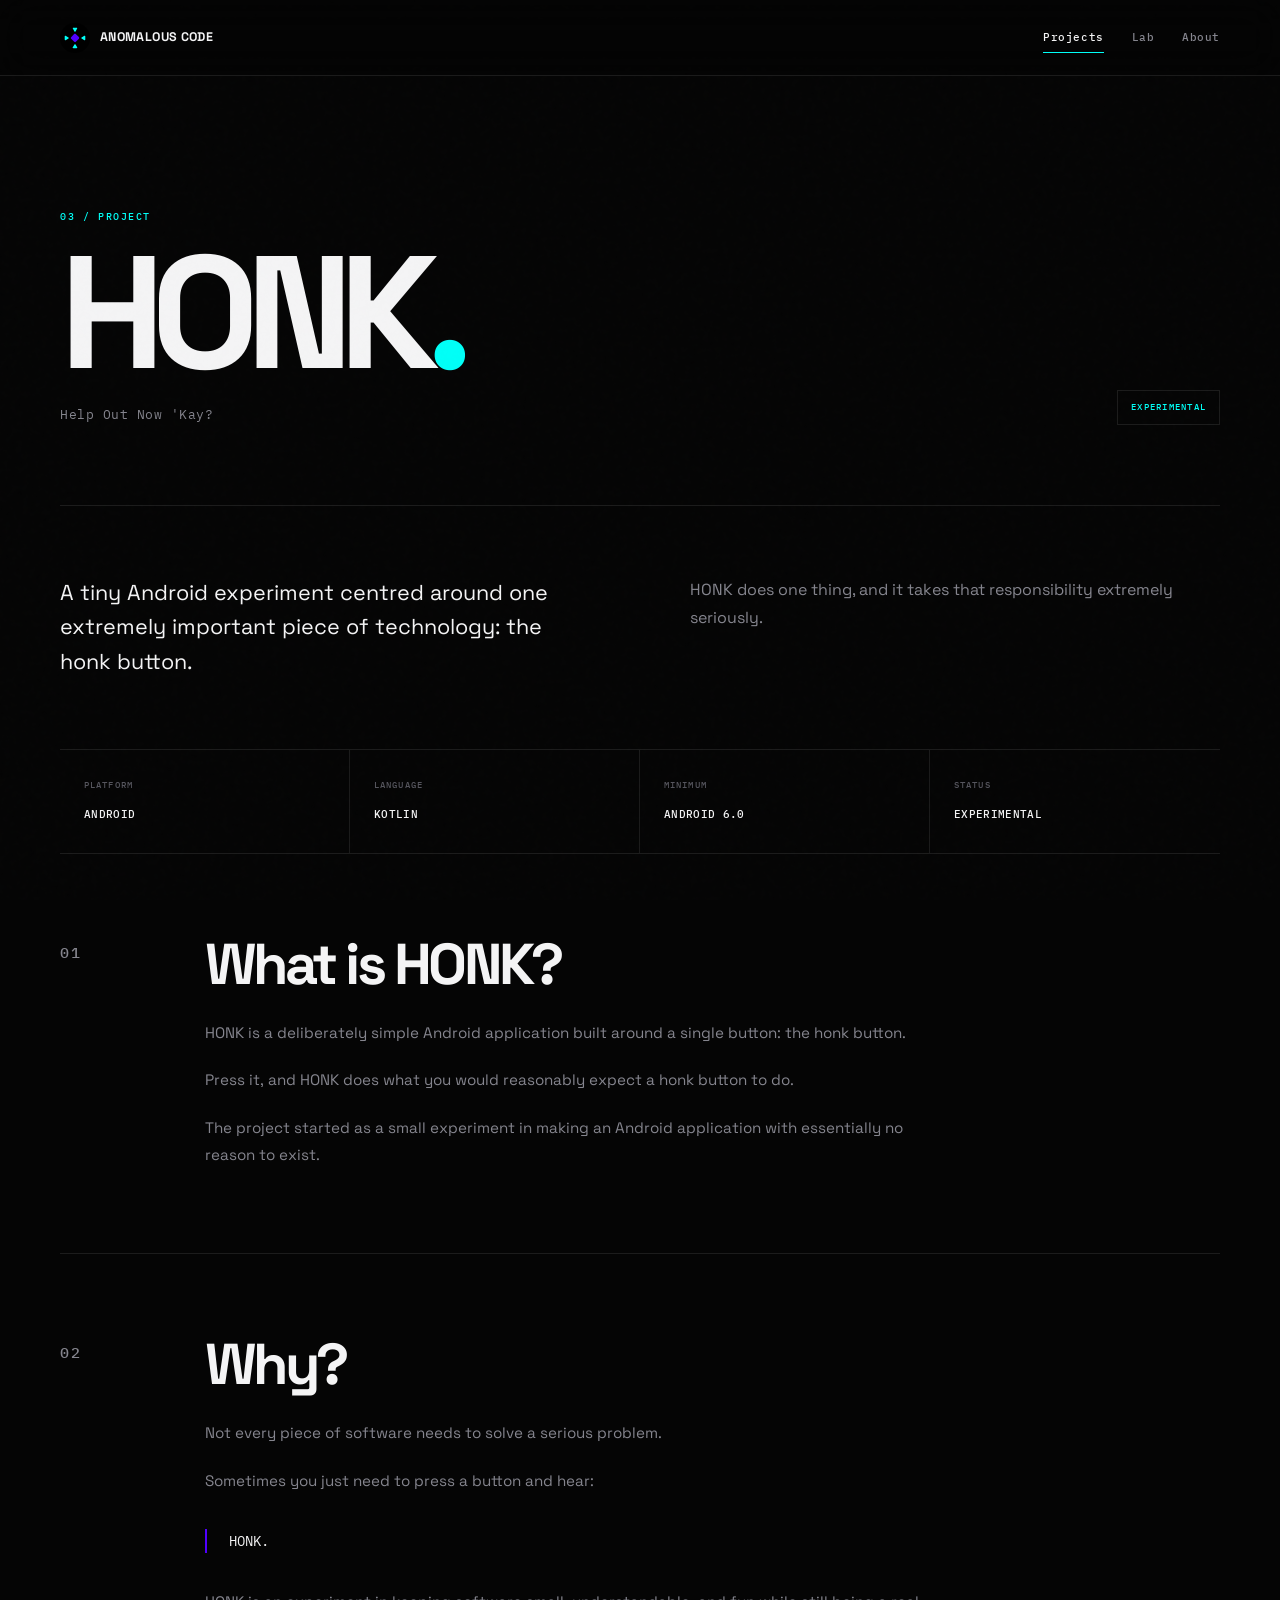
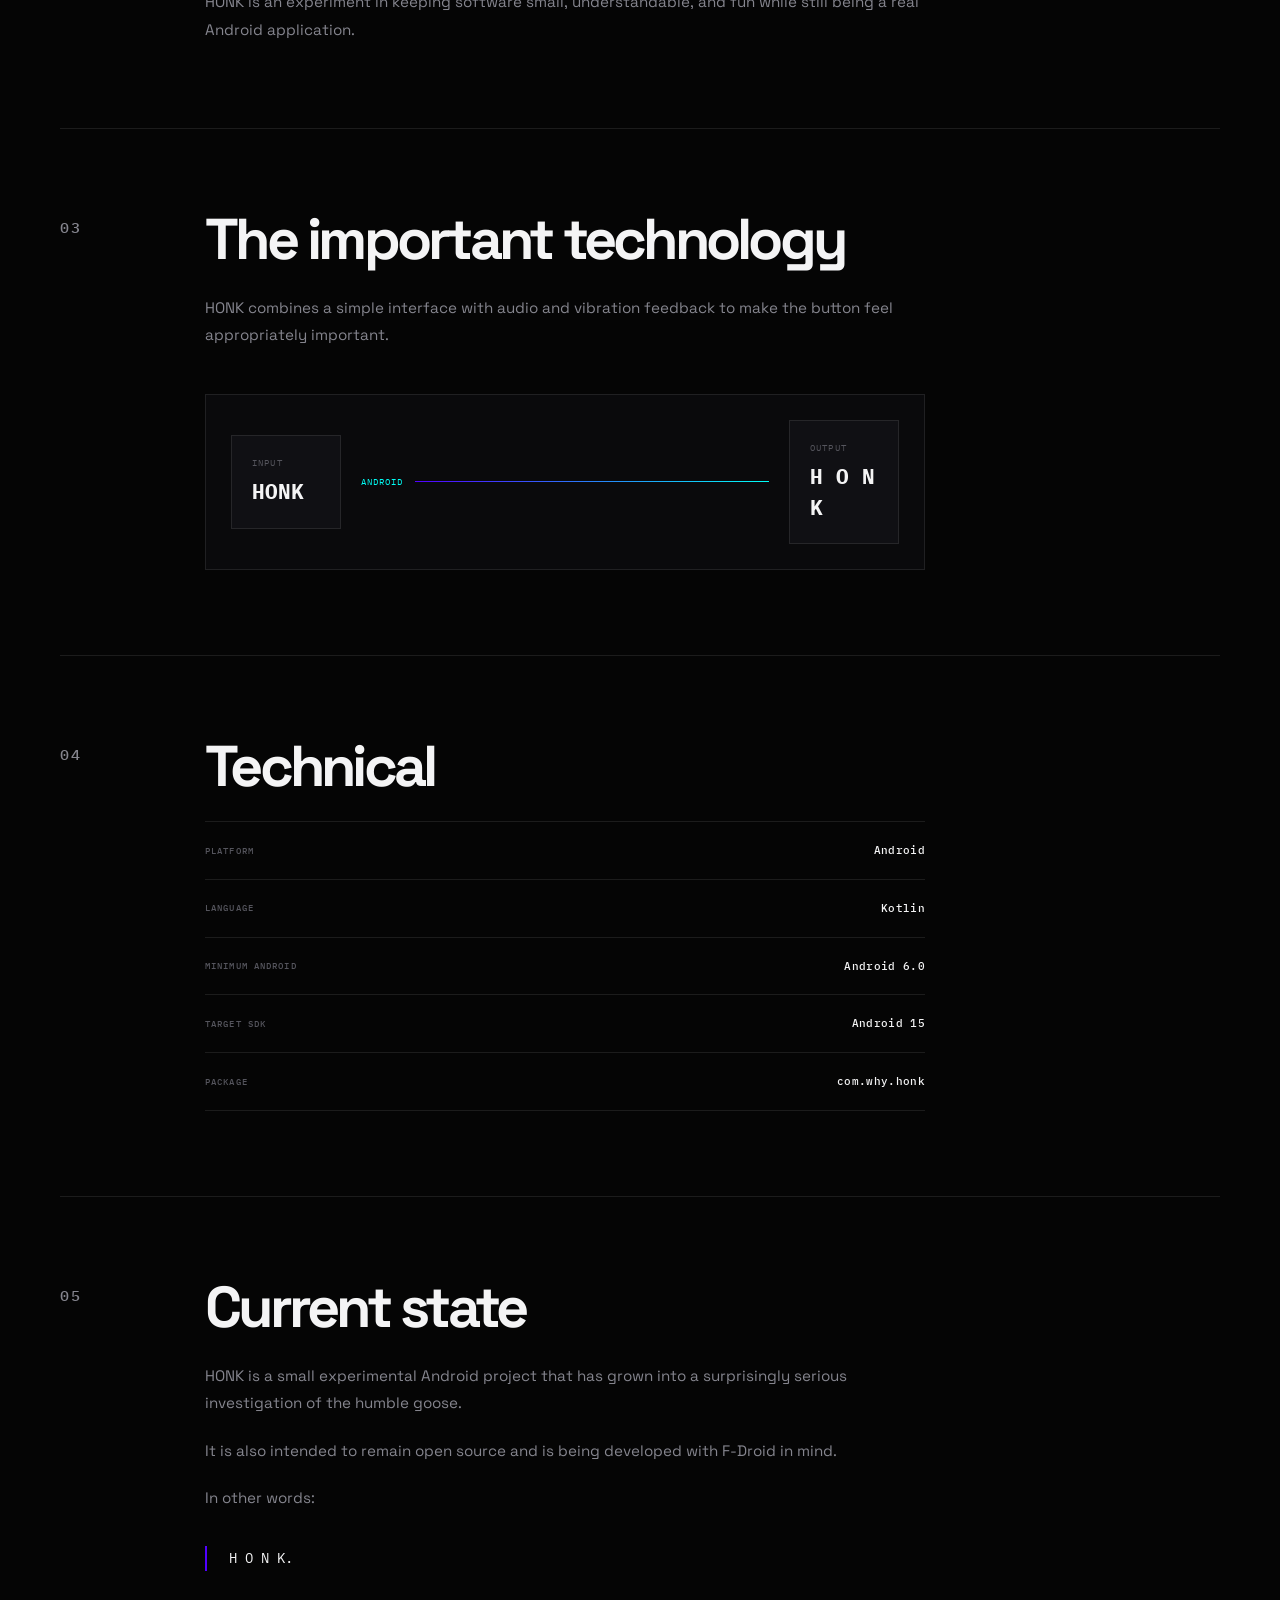
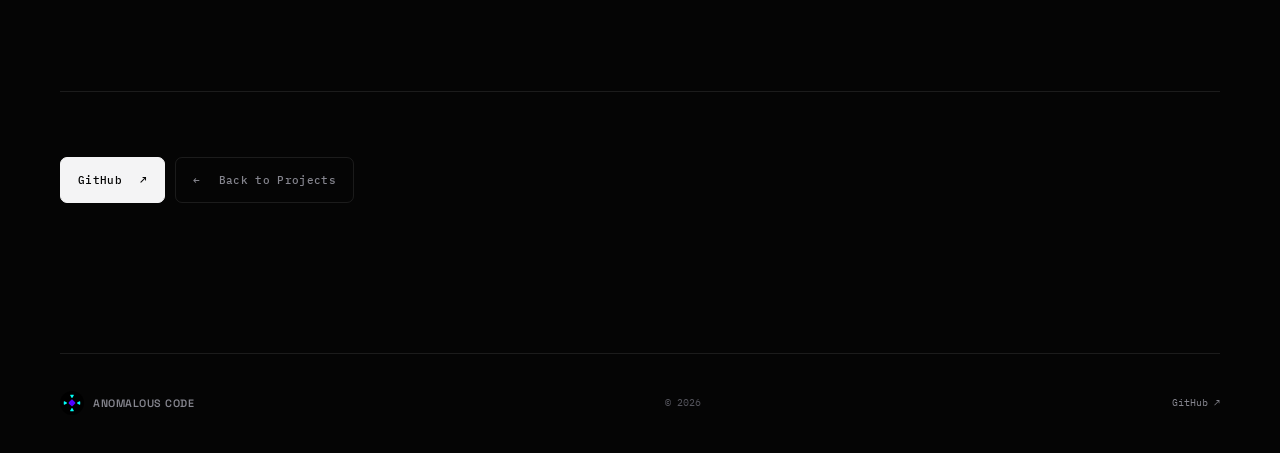
<file: projects/honk.html>
<!DOCTYPE html>
<html lang="en">

<head>

    <meta charset="UTF-8">

    <meta
        name="viewport"
        content="width=device-width, initial-scale=1.0"
    >

    <meta
        name="description"
        content="HONK — Help Out Now 'Kay? An experimental Android honk button by Anomalous Code."
    >

    <meta
        name="theme-color"
        content="#050505"
    >

    <title>HONK — Anomalous Code</title>

    <link
        rel="icon"
        type="image/svg+xml"
        href="../assets/logo.svg"
    >

    <link
        rel="stylesheet"
        href="../style.css"
    >

    <script
        src="../script.js"
        defer
    ></script>

</head>

<body>

    <div
        class="noise"
        aria-hidden="true"
    ></div>


    <nav class="navbar">

        <a
            href="../index.html"
            class="brand"
        >

            <img
                src="../assets/logo.svg"
                alt=""
                class="brand-logo"
            >

            <span>ANOMALOUS CODE</span>

        </a>


        <div class="nav-links">

            <a href="../projects.html" class="active">
                Projects
            </a>

            <a href="../lab.html">
                Lab
            </a>

            <a href="../about.html">
                About
            </a>

        </div>

    </nav>


    <main>

        <section class="project-page-header">

            <p class="eyebrow">
                03 / Project
            </p>

            <div class="project-detail-heading">

                <div>

                    <h1>
                        HONK<span>.</span>
                    </h1>

                    <p class="project-detail-subtitle">
                        Help Out Now 'Kay?
                    </p>

                </div>

                <div class="project-detail-status">
                    EXPERIMENTAL
                </div>

            </div>

        </section>


        <section class="project-detail">

            <div class="project-detail-intro">

                <p>
                    A tiny Android experiment centred around
                    one extremely important piece of technology:
                    the honk button.
                </p>

                <p>
                    HONK does one thing, and it takes that
                    responsibility extremely seriously.
                </p>

            </div>


            <div class="project-detail-meta">

                <div>
                    <span>PLATFORM</span>
                    <strong>ANDROID</strong>
                </div>

                <div>
                    <span>LANGUAGE</span>
                    <strong>KOTLIN</strong>
                </div>

                <div>
                    <span>MINIMUM</span>
                    <strong>ANDROID 6.0</strong>
                </div>

                <div>
                    <span>STATUS</span>
                    <strong>EXPERIMENTAL</strong>
                </div>

            </div>


            <article class="project-detail-section">

                <p class="project-detail-number">
                    01
                </p>

                <div>

                    <h2>
                        What is HONK?
                    </h2>

                    <p>
                        HONK is a deliberately simple Android
                        application built around a single button:
                        the honk button.
                    </p>

                    <p>
                        Press it, and HONK does what you would
                        reasonably expect a honk button to do.
                    </p>

                    <p>
                        The project started as a small experiment
                        in making an Android application with
                        essentially no reason to exist.
                    </p>

                </div>

            </article>


            <article class="project-detail-section">

                <p class="project-detail-number">
                    02
                </p>

                <div>

                    <h2>
                        Why?
                    </h2>

                    <p>
                        Not every piece of software needs to solve
                        a serious problem.
                    </p>

                    <p>
                        Sometimes you just need to press a button
                        and hear:
                    </p>

                    <blockquote>
                        HONK.
                    </blockquote>

                    <p>
                        HONK is an experiment in keeping software
                        small, understandable, and fun while still
                        being a real Android application.
                    </p>

                </div>

            </article>


            <article class="project-detail-section">

                <p class="project-detail-number">
                    03
                </p>

                <div>

                    <h2>
                        The important technology
                    </h2>

                    <p>
                        HONK combines a simple interface with
                        audio and vibration feedback to make the
                        button feel appropriately important.
                    </p>

                    <div class="project-diagram">

                        <div class="project-node">

                            <span>
                                INPUT
                            </span>

                            <strong>
                                HONK
                            </strong>

                        </div>


                        <div class="project-connection">

                            <span>
                                ANDROID
                            </span>

                            <div></div>

                        </div>


                        <div class="project-node">

                            <span>
                                OUTPUT
                            </span>

                            <strong>
                                H O N K
                            </strong>

                        </div>

                    </div>

                </div>

            </article>


            <article class="project-detail-section">

                <p class="project-detail-number">
                    04
                </p>

                <div>

                    <h2>
                        Technical
                    </h2>

                    <div class="project-specs">

                        <div>
                            <span>
                                Platform
                            </span>

                            <strong>
                                Android
                            </strong>
                        </div>

                        <div>
                            <span>
                                Language
                            </span>

                            <strong>
                                Kotlin
                            </strong>
                        </div>

                        <div>
                            <span>
                                Minimum Android
                            </span>

                            <strong>
                                Android 6.0
                            </strong>
                        </div>

                        <div>
                            <span>
                                Target SDK
                            </span>

                            <strong>
                                Android 15
                            </strong>
                        </div>

                        <div>
                            <span>
                                Package
                            </span>

                            <strong>
                                com.why.honk
                            </strong>
                        </div>

                    </div>

                </div>

            </article>


            <article class="project-detail-section">

                <p class="project-detail-number">
                    05
                </p>

                <div>

                    <h2>
                        Current state
                    </h2>

                    <p>
                        HONK is a small experimental Android project
                        that has grown into a surprisingly serious
                        investigation of the humble goose.
                    </p>

                    <p>
                        It is also intended to remain open source
                        and is being developed with F-Droid in mind.
                    </p>

                    <p>
                        In other words:
                    </p>

                    <blockquote>
                        H O N K.
                    </blockquote>

                </div>

            </article>


            <div class="project-detail-actions">

                <a
                    href="https://github.com/a-n-o-m-a-l-o-u-s-c-o-d-e/honk"
                    class="button primary"
                    target="_blank"
                    rel="noopener noreferrer"
                >
                    GitHub
                    <span>↗</span>
                </a>

                <a
                    href="../projects.html"
                    class="button secondary"
                >
                    <span>←</span>
                    Back to Projects
                </a>

            </div>

        </section>

    </main>


    <footer>

        <div class="footer-brand">

            <img
                src="../assets/logo.svg"
                alt=""
            >

            <span>
                ANOMALOUS CODE
            </span>

        </div>

        <span>
            © 2026
        </span>

        <a
            href="https://github.com/a-n-o-m-a-l-o-u-s-c-o-d-e"
            target="_blank"
            rel="noopener noreferrer"
        >
            GitHub ↗
        </a>

    </footer>

</body>
</html>
</file>
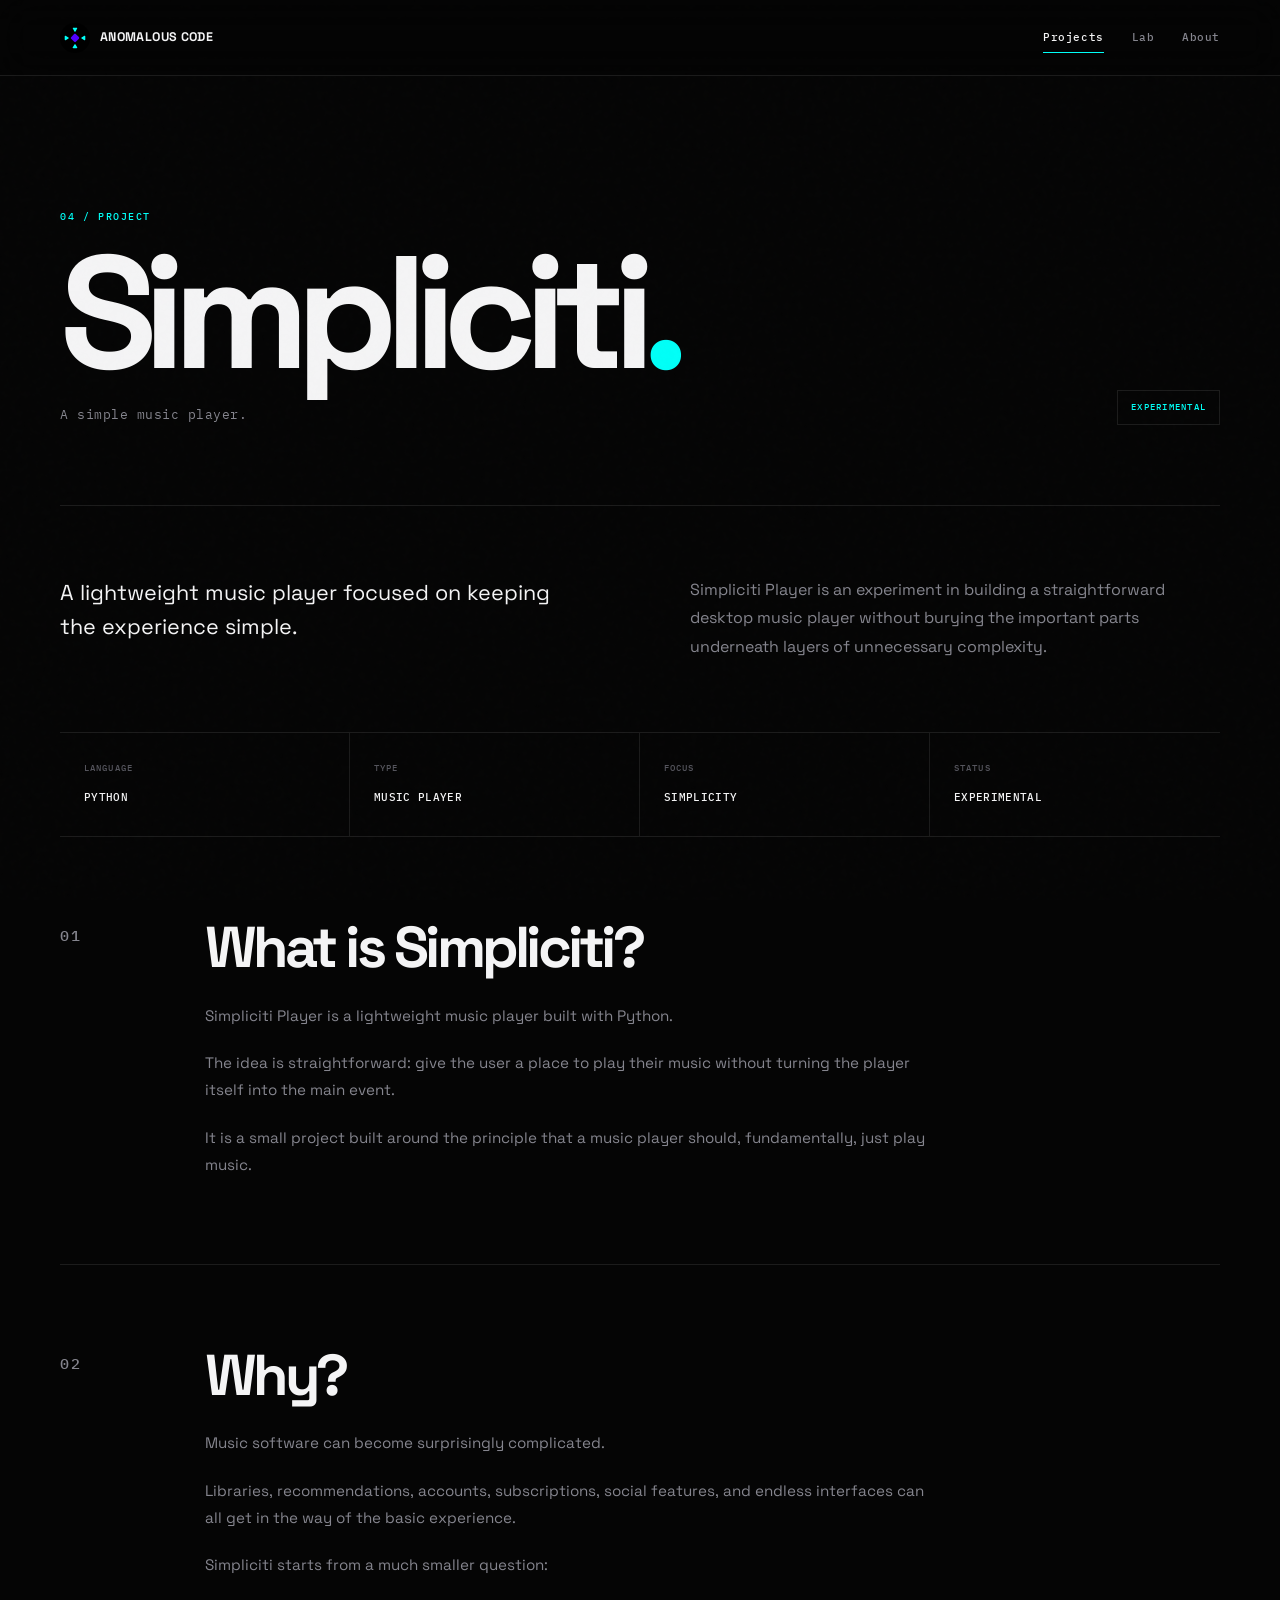
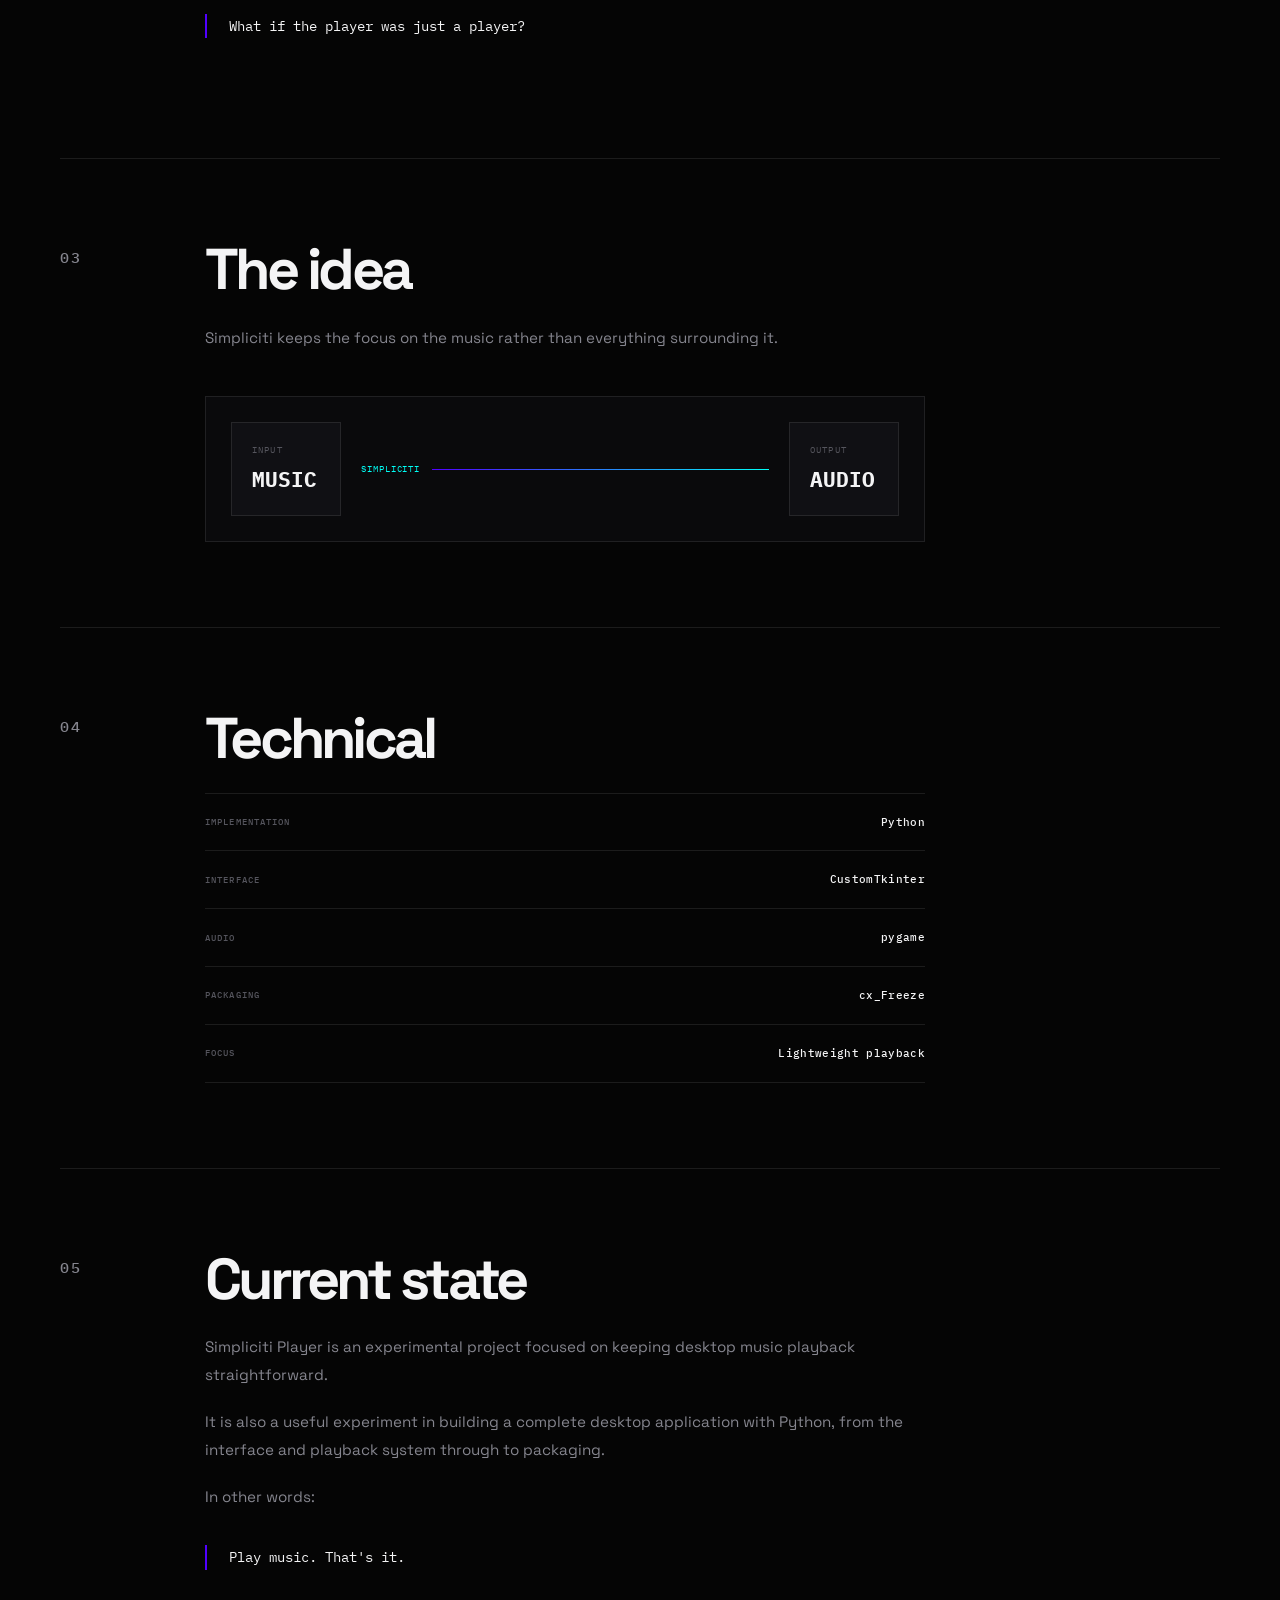
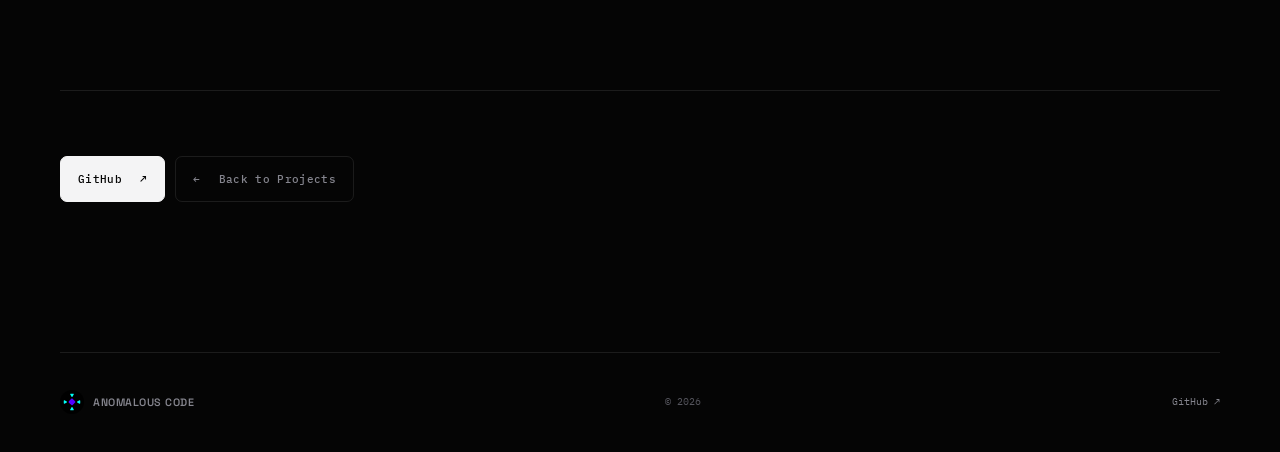
<file: projects/simpliciti.html>
<!DOCTYPE html>
<html lang="en">

<head>

    <meta charset="UTF-8">

    <meta
        name="viewport"
        content="width=device-width, initial-scale=1.0"
    >

    <meta
        name="description"
        content="Simpliciti Player — A lightweight music player by Anomalous Code."
    >

    <meta
        name="theme-color"
        content="#050505"
    >

    <title>Simpliciti Player — Anomalous Code</title>

    <link
        rel="icon"
        type="image/svg+xml"
        href="../assets/logo.svg"
    >

    <link
        rel="stylesheet"
        href="../style.css"
    >

    <script
        src="../script.js"
        defer
    ></script>

</head>

<body>

    <div
        class="noise"
        aria-hidden="true"
    ></div>


    <nav class="navbar">

        <a
            href="../index.html"
            class="brand"
        >

            <img
                src="../assets/logo.svg"
                alt=""
                class="brand-logo"
            >

            <span>ANOMALOUS CODE</span>

        </a>


        <div class="nav-links">

            <a
                href="../projects.html"
                class="active"
            >
                Projects
            </a>

            <a href="../lab.html">
                Lab
            </a>

            <a href="../about.html">
                About
            </a>

        </div>

    </nav>


    <main>

        <section class="project-page-header">

            <p class="eyebrow">
                04 / Project
            </p>

            <div class="project-detail-heading">

                <div>

                    <h1>
                        Simpliciti<span>.</span>
                    </h1>

                    <p class="project-detail-subtitle">
                        A simple music player.
                    </p>

                </div>

                <div class="project-detail-status">
                    EXPERIMENTAL
                </div>

            </div>

        </section>


        <section class="project-detail">


            <div class="project-detail-intro">

                <p>
                    A lightweight music player focused on
                    keeping the experience simple.
                </p>

                <p>
                    Simpliciti Player is an experiment in building
                    a straightforward desktop music player without
                    burying the important parts underneath layers
                    of unnecessary complexity.
                </p>

            </div>


            <div class="project-detail-meta">

                <div>
                    <span>LANGUAGE</span>
                    <strong>PYTHON</strong>
                </div>

                <div>
                    <span>TYPE</span>
                    <strong>MUSIC PLAYER</strong>
                </div>

                <div>
                    <span>FOCUS</span>
                    <strong>SIMPLICITY</strong>
                </div>

                <div>
                    <span>STATUS</span>
                    <strong>EXPERIMENTAL</strong>
                </div>

            </div>


            <article class="project-detail-section">

                <p class="project-detail-number">
                    01
                </p>

                <div>

                    <h2>
                        What is Simpliciti?
                    </h2>

                    <p>
                        Simpliciti Player is a lightweight music
                        player built with Python.
                    </p>

                    <p>
                        The idea is straightforward: give the
                        user a place to play their music without
                        turning the player itself into the main
                        event.
                    </p>

                    <p>
                        It is a small project built around the
                        principle that a music player should,
                        fundamentally, just play music.
                    </p>

                </div>

            </article>


            <article class="project-detail-section">

                <p class="project-detail-number">
                    02
                </p>

                <div>

                    <h2>
                        Why?
                    </h2>

                    <p>
                        Music software can become surprisingly
                        complicated.
                    </p>

                    <p>
                        Libraries, recommendations, accounts,
                        subscriptions, social features, and
                        endless interfaces can all get in the way
                        of the basic experience.
                    </p>

                    <p>
                        Simpliciti starts from a much smaller
                        question:
                    </p>

                    <blockquote>
                        What if the player was just a player?
                    </blockquote>

                </div>

            </article>


            <article class="project-detail-section">

                <p class="project-detail-number">
                    03
                </p>

                <div>

                    <h2>
                        The idea
                    </h2>

                    <p>
                        Simpliciti keeps the focus on the music
                        rather than everything surrounding it.
                    </p>

                    <div class="project-diagram">

                        <div class="project-node">

                            <span>
                                INPUT
                            </span>

                            <strong>
                                MUSIC
                            </strong>

                        </div>


                        <div class="project-connection">

                            <span>
                                SIMPLICITI
                            </span>

                            <div></div>

                        </div>


                        <div class="project-node">

                            <span>
                                OUTPUT
                            </span>

                            <strong>
                                AUDIO
                            </strong>

                        </div>

                    </div>

                </div>

            </article>


            <article class="project-detail-section">

                <p class="project-detail-number">
                    04
                </p>

                <div>

                    <h2>
                        Technical
                    </h2>

                    <div class="project-specs">

                        <div>
                            <span>
                                Implementation
                            </span>

                            <strong>
                                Python
                            </strong>
                        </div>

                        <div>
                            <span>
                                Interface
                            </span>

                            <strong>
                                CustomTkinter
                            </strong>
                        </div>

                        <div>
                            <span>
                                Audio
                            </span>

                            <strong>
                                pygame
                            </strong>
                        </div>

                        <div>
                            <span>
                                Packaging
                            </span>

                            <strong>
                                cx_Freeze
                            </strong>
                        </div>

                        <div>
                            <span>
                                Focus
                            </span>

                            <strong>
                                Lightweight playback
                            </strong>
                        </div>

                    </div>

                </div>

            </article>


            <article class="project-detail-section">

                <p class="project-detail-number">
                    05
                </p>

                <div>

                    <h2>
                        Current state
                    </h2>

                    <p>
                        Simpliciti Player is an experimental
                        project focused on keeping desktop music
                        playback straightforward.
                    </p>

                    <p>
                        It is also a useful experiment in building
                        a complete desktop application with Python,
                        from the interface and playback system
                        through to packaging.
                    </p>

                    <p>
                        In other words:
                    </p>

                    <blockquote>
                        Play music. That's it.
                    </blockquote>

                </div>

            </article>


            <div class="project-detail-actions">

                <a
                    href="https://github.com/a-n-o-m-a-l-o-u-s-c-o-d-e/Simpliciti_Player"
                    class="button primary"
                    target="_blank"
                    rel="noopener noreferrer"
                >
                    GitHub
                    <span>↗</span>
                </a>

                <a
                    href="../projects.html"
                    class="button secondary"
                >
                    <span>←</span>
                    Back to Projects
                </a>

            </div>

        </section>

    </main>


    <footer>

        <div class="footer-brand">

            <img
                src="../assets/logo.svg"
                alt=""
            >

            <span>
                ANOMALOUS CODE
            </span>

        </div>


        <span>
            © 2026
        </span>


        <a
            href="https://github.com/a-n-o-m-a-l-o-u-s-c-o-d-e"
            target="_blank"
            rel="noopener noreferrer"
        >
            GitHub ↗
        </a>

    </footer>

</body>

</html>
</file>
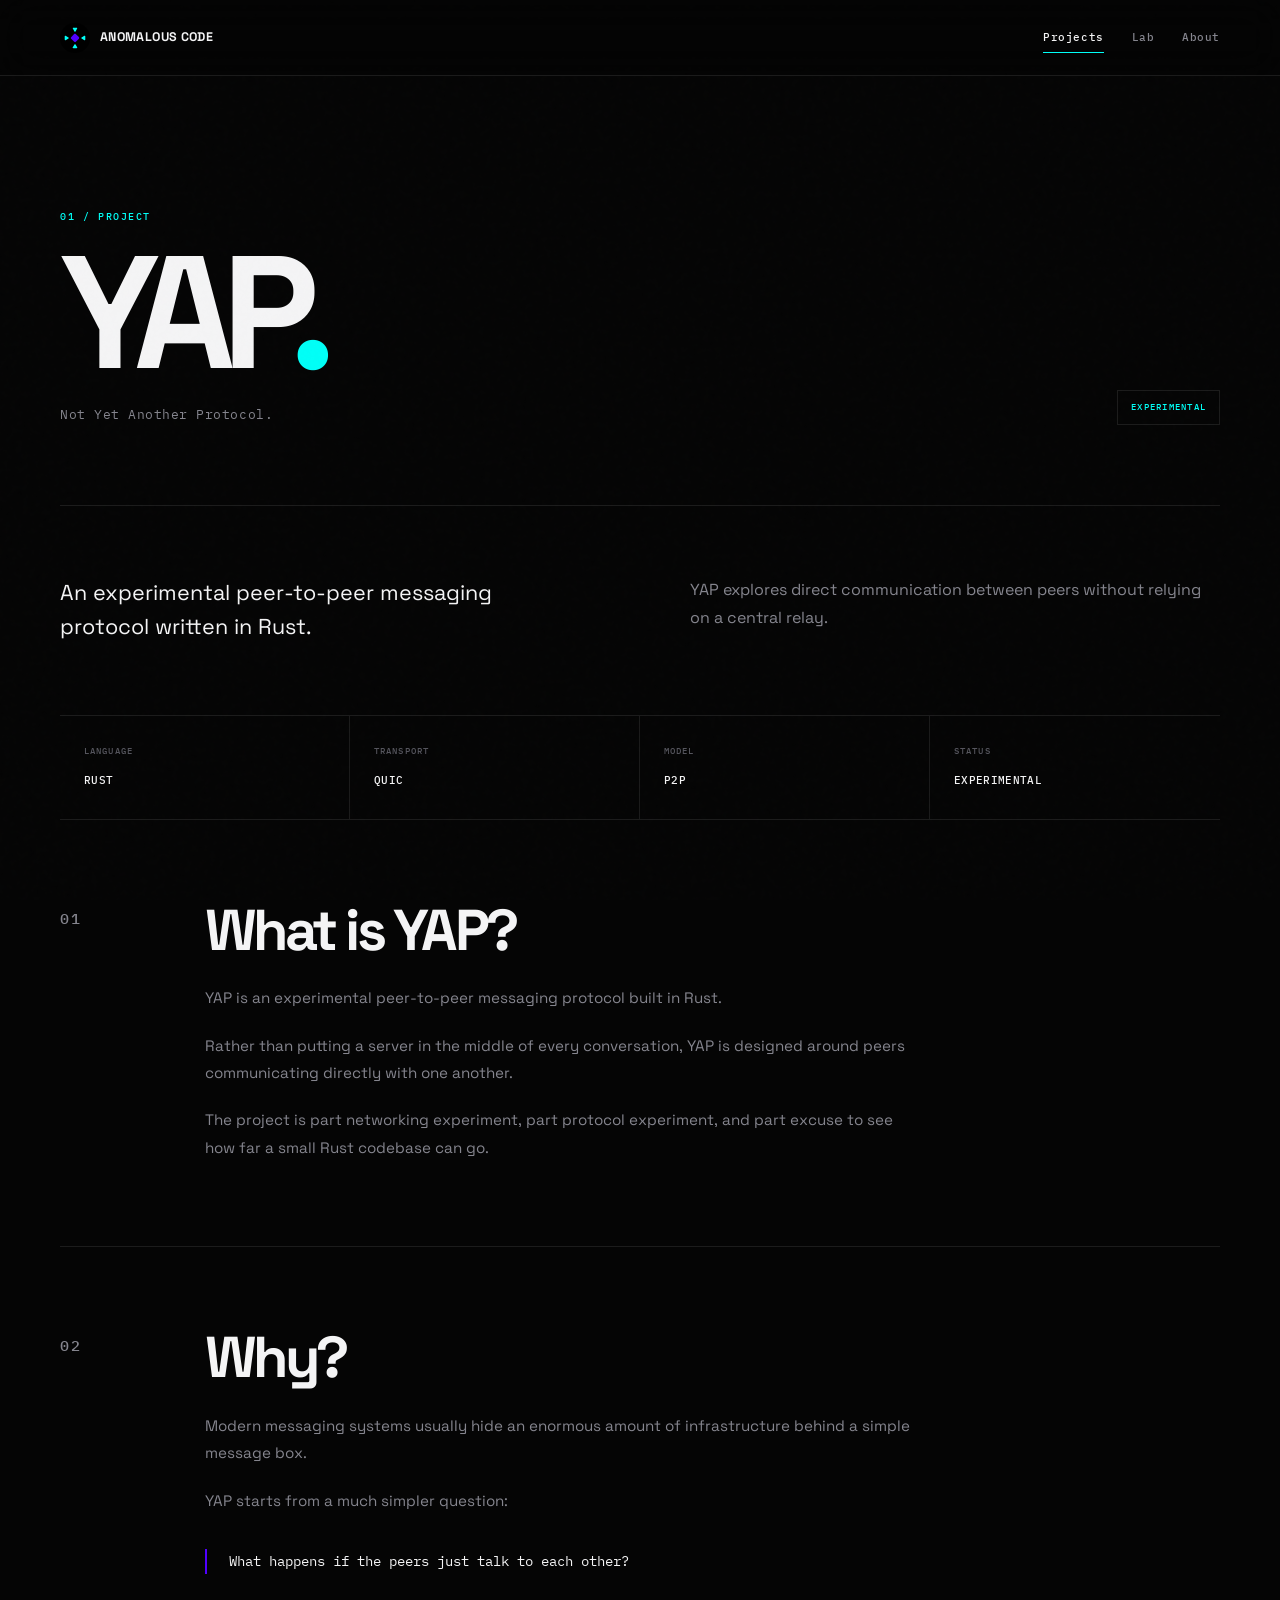
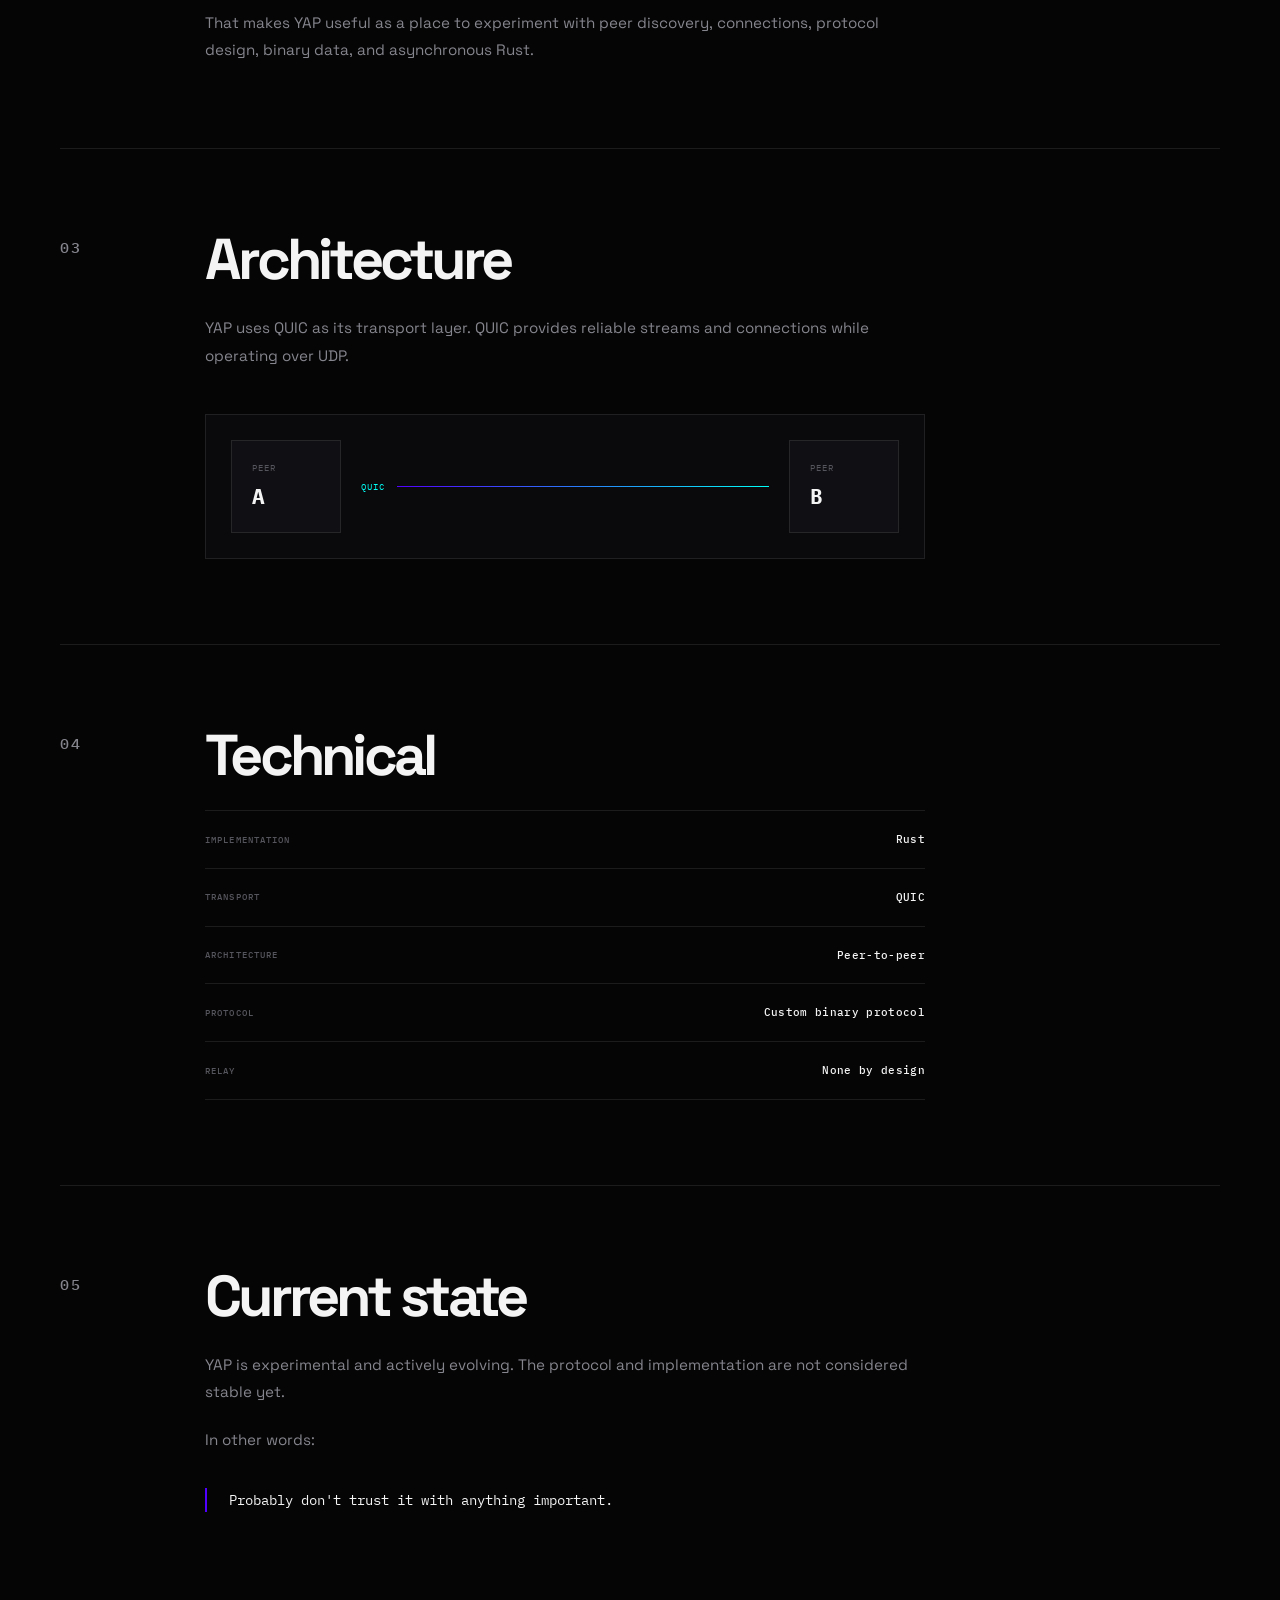
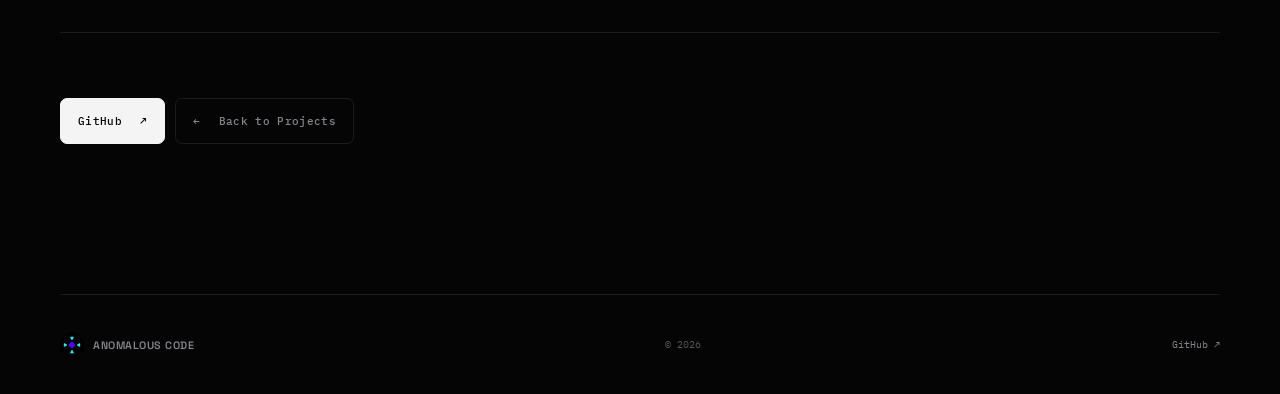
<file: projects/yap.html>
<!DOCTYPE html>
<html lang="en">

<head>

    <meta charset="UTF-8">

    <meta
        name="viewport"
        content="width=device-width, initial-scale=1.0"
    >

    <meta
        name="description"
        content="YAP — Not Yet Another Protocol. An experimental peer-to-peer messaging protocol by Anomalous Code."
    >

    <meta
        name="theme-color"
        content="#050505"
    >

    <title>YAP — Anomalous Code</title>

    <link
        rel="icon"
        type="image/svg+xml"
        href="../assets/logo.svg"
    >

    <link
        rel="stylesheet"
        href="../style.css"
    >

    <script
        src="../script.js"
        defer
    ></script>

</head>

<body>

    <div
        class="noise"
        aria-hidden="true"
    ></div>


    <nav class="navbar">

        <a
            href="../index.html"
            class="brand"
        >

            <img
                src="../assets/logo.svg"
                alt=""
                class="brand-logo"
            >

            <span>ANOMALOUS CODE</span>

        </a>


        <div class="nav-links">

            <a href="../projects.html" class="active">
                Projects
            </a>

            <a href="../lab.html">
                Lab
            </a>

            <a href="../about.html">
                About
            </a>

        </div>

    </nav>


    <main>

        <section class="project-page-header">

            <p class="eyebrow">
                01 / Project
            </p>

            <div class="project-detail-heading">

                <div>

                    <h1>
                        YAP<span>.</span>
                    </h1>

                    <p class="project-detail-subtitle">
                        Not Yet Another Protocol.
                    </p>

                </div>

                <div class="project-detail-status">
                    EXPERIMENTAL
                </div>

            </div>

        </section>


        <section class="project-detail">

            <div class="project-detail-intro">

                <p>
                    An experimental peer-to-peer messaging
                    protocol written in Rust.
                </p>

                <p>
                    YAP explores direct communication between
                    peers without relying on a central relay.
                </p>

            </div>


            <div class="project-detail-meta">

                <div>
                    <span>LANGUAGE</span>
                    <strong>RUST</strong>
                </div>

                <div>
                    <span>TRANSPORT</span>
                    <strong>QUIC</strong>
                </div>

                <div>
                    <span>MODEL</span>
                    <strong>P2P</strong>
                </div>

                <div>
                    <span>STATUS</span>
                    <strong>EXPERIMENTAL</strong>
                </div>

            </div>


            <article class="project-detail-section">

                <p class="project-detail-number">
                    01
                </p>

                <div>

                    <h2>
                        What is YAP?
                    </h2>

                    <p>
                        YAP is an experimental peer-to-peer
                        messaging protocol built in Rust.
                    </p>

                    <p>
                        Rather than putting a server in the middle
                        of every conversation, YAP is designed around
                        peers communicating directly with one another.
                    </p>

                    <p>
                        The project is part networking experiment,
                        part protocol experiment, and part excuse
                        to see how far a small Rust codebase can go.
                    </p>

                </div>

            </article>


            <article class="project-detail-section">

                <p class="project-detail-number">
                    02
                </p>

                <div>

                    <h2>
                        Why?
                    </h2>

                    <p>
                        Modern messaging systems usually hide an
                        enormous amount of infrastructure behind
                        a simple message box.
                    </p>

                    <p>
                        YAP starts from a much simpler question:
                    </p>

                    <blockquote>
                        What happens if the peers just talk to
                        each other?
                    </blockquote>

                    <p>
                        That makes YAP useful as a place to
                        experiment with peer discovery, connections,
                        protocol design, binary data, and asynchronous
                        Rust.
                    </p>

                </div>

            </article>


            <article class="project-detail-section">

                <p class="project-detail-number">
                    03
                </p>

                <div>

                    <h2>
                        Architecture
                    </h2>

                    <p>
                        YAP uses QUIC as its transport layer.
                        QUIC provides reliable streams and connections
                        while operating over UDP.
                    </p>

                    <div class="project-diagram">

                        <div class="project-node">

                            <span>
                                PEER
                            </span>

                            <strong>
                                A
                            </strong>

                        </div>


                        <div class="project-connection">

                            <span>
                                QUIC
                            </span>

                            <div></div>

                        </div>


                        <div class="project-node">

                            <span>
                                PEER
                            </span>

                            <strong>
                                B
                            </strong>

                        </div>

                    </div>

                </div>

            </article>


            <article class="project-detail-section">

                <p class="project-detail-number">
                    04
                </p>

                <div>

                    <h2>
                        Technical
                    </h2>

                    <div class="project-specs">

                        <div>
                            <span>
                                Implementation
                            </span>

                            <strong>
                                Rust
                            </strong>
                        </div>

                        <div>
                            <span>
                                Transport
                            </span>

                            <strong>
                                QUIC
                            </strong>
                        </div>

                        <div>
                            <span>
                                Architecture
                            </span>

                            <strong>
                                Peer-to-peer
                            </strong>
                        </div>

                        <div>
                            <span>
                                Protocol
                            </span>

                            <strong>
                                Custom binary protocol
                            </strong>
                        </div>

                        <div>
                            <span>
                                Relay
                            </span>

                            <strong>
                                None by design
                            </strong>
                        </div>

                    </div>

                </div>

            </article>


            <article class="project-detail-section">

                <p class="project-detail-number">
                    05
                </p>

                <div>

                    <h2>
                        Current state
                    </h2>

                    <p>
                        YAP is experimental and actively evolving.
                        The protocol and implementation are not
                        considered stable yet.
                    </p>

                    <p>
                        In other words:
                    </p>

                    <blockquote>
                        Probably don't trust it with anything important.
                    </blockquote>

                </div>

            </article>


            <div class="project-detail-actions">

                <a
                    href="https://github.com/a-n-o-m-a-l-o-u-s-c-o-d-e/yap"
                    class="button primary"
                    target="_blank"
                    rel="noopener noreferrer"
                >
                    GitHub
                    <span>↗</span>
                </a>

                <a
                    href="../projects.html"
                    class="button secondary"
                >
                    <span>←</span>
                    Back to Projects
                </a>

            </div>

        </section>

    </main>


    <footer>

        <div class="footer-brand">

            <img
                src="../assets/logo.svg"
                alt=""
            >

            <span>
                ANOMALOUS CODE
            </span>

        </div>

        <span>
            © 2026
        </span>

        <a
            href="https://github.com/a-n-o-m-a-l-o-u-s-c-o-d-e"
            target="_blank"
            rel="noopener noreferrer"
        >
            GitHub ↗
        </a>

    </footer>

</body>
</html>
</file>
<file: style.css>
@import url("https://fonts.googleapis.com/css2?family=IBM+Plex+Mono:wght@400;500;600&family=Space+Grotesk:wght@400;500;600;700&display=swap");


/* =========================================================
   ANOMALOUS CODE
   ========================================================= */

:root {

    --bg: #050505;
    --surface: #0a0a0c;
    --surface-2: #101014;

    --text: #f4f4f5;
    --muted: #85858e;
    --dim: #55555d;

    --border: rgba(255, 255, 255, 0.09);

    --purple: #5100ff;
    --cyan: #00fff7;

    --max-width: 1160px;

    --font-main:
        "Space Grotesk",
        Inter,
        ui-sans-serif,
        system-ui,
        -apple-system,
        BlinkMacSystemFont,
        "Segoe UI",
        sans-serif;

    --font-mono:
        "IBM Plex Mono",
        "SFMono-Regular",
        Consolas,
        "Liberation Mono",
        monospace;
}


* {
    box-sizing: border-box;
    margin: 0;
    padding: 0;
}


html {
    scroll-behavior: smooth;
    background: var(--bg);
}


body {
    min-height: 100vh;
    width: 100%;
    max-width: 100%;

    background: var(--bg);
    color: var(--text);

    font-family: var(--font-main);
    line-height: 1.5;

    overflow-x: hidden;

    -webkit-font-smoothing: antialiased;
    text-rendering: optimizeLegibility;
}


body::before {
    content: "";

    position: fixed;
    inset: 0;

    pointer-events: none;

    background-image:
        linear-gradient(
            rgba(255, 255, 255, 0.018) 1px,
            transparent 1px
        ),
        linear-gradient(
            90deg,
            rgba(255, 255, 255, 0.018) 1px,
            transparent 1px
        );

    background-size: 64px 64px;

    mask-image:
        linear-gradient(
            to bottom,
            black,
            transparent 70%
        );

    -webkit-mask-image:
        linear-gradient(
            to bottom,
            black,
            transparent 70%
        );

    z-index: -2;
}


.noise {
    position: fixed;
    inset: 0;

    pointer-events: none;

    opacity: 0.025;

    background-image:
        url("data:image/svg+xml,%3Csvg viewBox='0 0 180 180' xmlns='http://www.w3.org/2000/svg'%3E%3Cfilter id='n'%3E%3CfeTurbulence type='fractalNoise' baseFrequency='.8' numOctaves='3' stitchTiles='stitch'/%3E%3C/filter%3E%3Crect width='100%25' height='100%25' filter='url(%23n)' opacity='.5'/%3E%3C/svg%3E");

    z-index: 20;
}


a {
    color: inherit;
    text-decoration: none;
}


/* =========================================================
   NAVIGATION
   ========================================================= */

.navbar {

    position: fixed;

    top: 0;
    left: 0;
    right: 0;

    width: 100%;
    max-width: 100vw;

    height: 76px;

    display: flex;
    align-items: center;
    justify-content: space-between;

    padding:
        0 max(
            28px,
            calc((100vw - var(--max-width)) / 2)
        );

    background: rgba(5, 5, 5, 0.78);

    backdrop-filter: blur(20px);
    -webkit-backdrop-filter: blur(20px);

    border-bottom: 1px solid var(--border);

    z-index: 100;

    overflow: hidden;

    transition:
        background 0.3s ease,
        border-color 0.3s ease,
        backdrop-filter 0.3s ease;
}


.navbar.scrolled {

    background: rgba(5, 5, 5, 0.78);

    backdrop-filter: blur(20px);
    -webkit-backdrop-filter: blur(20px);

    border-color: var(--border);
}


.brand,
.nav-brand {

    display: flex;
    align-items: center;

    gap: 10px;

    min-width: 0;
    flex-shrink: 0;

    font-size: 0.78rem;
    font-weight: 700;

    letter-spacing: 0.03em;
}


.brand-logo {

    width: 30px;
    height: 30px;
}


.nav-brand img {

    width: 30px;
    height: 30px;

    display: block;
    flex-shrink: 0;
}


.nav-links {

    display: flex;
    align-items: center;
    justify-content: flex-end;

    gap: 28px;

    min-width: 0;
    flex-shrink: 1;
}


.nav-links a {

    position: relative;

    color: var(--muted);

    font-family: var(--font-mono);

    font-size: 0.68rem;
    font-weight: 500;

    letter-spacing: 0.05em;

    white-space: nowrap;

    transition:
        color 0.2s ease;
}


.nav-links a:hover,
.nav-links a.active {

    color: var(--text);
}


.nav-links a.active::after {

    content: "";

    position: absolute;

    left: 0;
    right: 0;

    bottom: -7px;

    height: 1px;

    background: var(--cyan);
}


/* =========================================================
   GENERAL
   ========================================================= */

main {

    width: 100%;
    max-width: 100%;
}


.section {

    width: min(
        var(--max-width),
        calc(100% - 56px)
    );

    margin: 0 auto;

    padding: 150px 0;
}


.eyebrow {

    display: flex;
    align-items: center;

    gap: 9px;

    margin-bottom: 24px;

    color: var(--cyan);

    font-family: var(--font-mono);

    font-size: 0.62rem;
    font-weight: 500;

    letter-spacing: 0.16em;

    text-transform: uppercase;
}


.status-dot {

    width: 6px;
    height: 6px;

    flex-shrink: 0;

    border-radius: 50%;

    background: var(--cyan);

    box-shadow:
        0 0 12px rgba(0, 255, 247, 0.8);
}


.section-heading {

    display: grid;

    grid-template-columns:
        1fr
        0.8fr;

    gap: 80px;

    align-items: end;

    margin-bottom: 55px;
}


.section-heading h2,
.page-header h1,
.about-preview h2,
.about-page h2 {

    font-size: clamp(
        3rem,
        7vw,
        5.5rem
    );

    line-height: 0.85;

    letter-spacing: -0.075em;
}


.section-heading h2 span,
.page-header h1 span,
.about-preview h2 span {

    color: var(--cyan);
}


.section-heading > p {

    max-width: 390px;

    color: var(--muted);

    font-size: 0.9rem;

    line-height: 1.7;
}


/* =========================================================
   HERO
   ========================================================= */

.hero {

    position: relative;

    width: min(
        var(--max-width),
        calc(100% - 56px)
    );

    min-height: 100vh;

    margin: 0 auto;

    display: flex;
    align-items: center;

    padding-top: 76px;

    isolation: isolate;
}


.hero-copy {

    position: relative;

    width: 65%;

    z-index: 2;
}


.hero h1 {

    max-width: 850px;

    font-size: clamp(
        4.5rem,
        10.5vw,
        9.2rem
    );

    line-height: 0.82;

    letter-spacing: -0.085em;

    font-weight: 700;
}


.hero h1 span {

    color: transparent;

    -webkit-text-stroke:
        1px rgba(244, 244, 245, 0.75);
}


.hero-description {

    max-width: 570px;

    margin-top: 42px;

    color: var(--muted);

    font-size: 1rem;

    line-height: 1.7;
}


.hero-actions {

    display: flex;

    gap: 10px;

    margin-top: 30px;
}


.hero-mark {

    position: absolute;

    right: -50px;

    top: 50%;

    width: min(43vw, 500px);

    aspect-ratio: 1;

    transform:
        translateY(-50%)
        rotate(7deg);

    z-index: 1;
}


.hero-mark img {

    position: relative;

    width: 100%;
    height: 100%;

    display: block;
}


.hero-mark-glow {
    display: none;
}


.hero-index {

    position: absolute;

    right: 0;
    bottom: 36px;

    display: flex;

    gap: 22px;

    color: var(--dim);

    font-family: var(--font-mono);

    font-size: 0.62rem;

    letter-spacing: 0.1em;
}


/* =========================================================
   BUTTONS
   ========================================================= */

.button {

    height: 46px;

    display: inline-flex;
    align-items: center;
    justify-content: center;

    gap: 18px;

    padding: 0 17px;

    border: 1px solid var(--border);

    border-radius: 7px;

    font-family: var(--font-mono);

    font-size: 0.68rem;
    font-weight: 500;

    letter-spacing: 0.03em;

    transition:
        transform 0.25s ease,
        background 0.25s ease,
        border-color 0.25s ease;
}


.button:hover {

    transform: translateY(-2px);

    border-color:
        rgba(255, 255, 255, 0.2);
}


.button.primary {

    background: var(--text);

    color: var(--bg);

    border-color: var(--text);
}


.button.primary:hover {

    background: white;
}


.button.secondary {

    color: var(--muted);
}


.button.secondary:hover {

    color: var(--text);

    background: var(--surface-2);
}


/* =========================================================
   PROJECT CARDS
   ========================================================= */

.projects-grid,
.projects-page {

    display: grid;

    grid-template-columns:
        repeat(2, minmax(0, 1fr));

    gap: 2px;

    border: 1px solid var(--border);
}


.project {

    min-height: 390px;

    position: relative;

    display: flex;
    flex-direction: column;

    padding: 27px;

    background: var(--surface);

    overflow: hidden;

    transition:
        background 0.3s ease;
}


.project::before {

    content: "";

    position: absolute;

    inset: 0;

    background:
        radial-gradient(
            circle at 100% 0%,
            rgba(81, 0, 255, 0.12),
            transparent 35%
        );

    opacity: 0;

    transition:
        opacity 0.35s ease;
}


.project:hover {

    background: var(--surface-2);
}


.project:hover::before {

    opacity: 1;
}


.project-top,
.project-bottom {

    position: relative;

    display: flex;
    align-items: center;
    justify-content: space-between;
}


.project-number {

    color: var(--dim);

    font-family: var(--font-mono);

    font-size: 0.68rem;
}


.project-tag {

    color: var(--dim);

    font-family: var(--font-mono);

    font-size: 0.59rem;
    font-weight: 500;

    letter-spacing: 0.12em;
}


.project-body {

    position: relative;

    margin-top: auto;
    margin-bottom: auto;

    max-width: 430px;
}


.project h3,
.project-large h2 {

    margin-bottom: 12px;

    font-size: clamp(
        2rem,
        4vw,
        3.3rem
    );

    line-height: 0.9;

    letter-spacing: -0.065em;
}


.project p {

    color: var(--muted);

    font-size: 0.88rem;

    line-height: 1.7;
}


.project-bottom {

    position: relative;

    padding-top: 22px;

    border-top: 1px solid var(--border);

    color: var(--muted);

    font-family: var(--font-mono);

    font-size: 0.62rem;
    font-weight: 500;

    text-transform: uppercase;

    letter-spacing: 0.08em;
}


.arrow {

    color: var(--cyan);

    font-size: 1rem;

    transition:
        transform 0.25s ease;
}


.project:hover .arrow {

    transform:
        translate(3px, -3px);
}


.section-link {

    margin-top: 28px;
}


.section-link a,
.text-link {

    color: var(--muted);

    font-family: var(--font-mono);

    font-size: 0.68rem;
    font-weight: 500;

    transition:
        color 0.2s ease;
}


.section-link a:hover,
.text-link:hover {

    color: var(--cyan);
}


.section-link span {

    color: var(--cyan);
}


/* =========================================================
   LAB
   ========================================================= */

.lab-preview {

    border-top: 1px solid var(--border);
    border-bottom: 1px solid var(--border);
}


.empty-experiment,
.experiment {

    display: grid;

    grid-template-columns:
        110px
        1fr
        90px;

    gap: 30px;

    align-items: center;

    min-height: 110px;

    border-top: 1px solid var(--border);
    border-bottom: 1px solid var(--border);
}


.experiment-id {

    color: var(--dim);

    font-family: var(--font-mono);

    font-size: 0.68rem;
}


.empty-experiment h3 {

    margin-bottom: 3px;

    font-size: 1rem;
}


.empty-experiment p {

    color: var(--muted);

    font-size: 0.82rem;
}


.experiment-state {

    color: var(--dim);

    font-family: var(--font-mono);

    font-size: 0.6rem;
    font-weight: 500;

    letter-spacing: 0.1em;

    text-align: right;

    text-transform: uppercase;
}


.lab-notice {

    display: flex;
    align-items: center;

    gap: 45px;

    padding: 70px 0;

    border-top: 1px solid var(--border);
    border-bottom: 1px solid var(--border);
}


.lab-notice-symbol {

    color: var(--cyan);

    font-family: var(--font-mono);

    font-size: clamp(
        2rem,
        5vw,
        4rem
    );
}


.lab-notice h2 {

    margin-bottom: 8px;

    font-size: 2rem;

    letter-spacing: -0.05em;
}


.lab-notice p {

    color: var(--muted);
}


/* =========================================================
   PAGE HEADER
   ========================================================= */

.page-header {

    width: min(
        var(--max-width),
        calc(100% - 56px)
    );

    margin: 0 auto;

    padding:
        210px 0 120px;
}


.page-header h1 {

    font-size: clamp(
        4rem,
        10vw,
        8rem
    );
}


.page-header > p:last-child {

    max-width: 520px;

    margin-top: 35px;

    color: var(--muted);

    font-size: 1rem;

    line-height: 1.7;
}


/* =========================================================
   PROJECTS PAGE
   ========================================================= */

.projects-page {

    width: min(
        var(--max-width),
        calc(100% - 56px)
    );

    margin: 0 auto 150px;
}


.project-large {

    min-height: 480px;
}


.project-large h2 {

    font-size: clamp(
        2.5rem,
        5vw,
        4.5rem
    );
}


/* =========================================================
   PROJECT DETAIL PAGE
   ========================================================= */

.project-page-header {

    width: min(
        var(--max-width),
        calc(100% - 56px)
    );

    margin: 0 auto;

    padding:
        210px 0 80px;

    border-bottom: 1px solid var(--border);
}


.project-page-header h1 {

    margin: 0;

    font-size: clamp(
        5rem,
        14vw,
        10rem
    );

    line-height: 0.8;

    letter-spacing: -0.085em;
}


.project-page-header h1 span {

    color: var(--cyan);
}


.project-detail-heading {

    display: flex;

    align-items: flex-end;
    justify-content: space-between;

    gap: 40px;
}


.project-detail-subtitle {

    margin-top: 28px;

    color: var(--muted);

    font-family: var(--font-mono);

    font-size: 0.82rem;

    letter-spacing: 0.04em;
}


.project-detail-status {

    flex-shrink: 0;

    padding: 9px 13px;

    border: 1px solid var(--border);

    color: var(--cyan);

    font-family: var(--font-mono);

    font-size: 0.59rem;
    font-weight: 500;

    letter-spacing: 0.13em;

    text-transform: uppercase;
}


.project-detail {

    width: min(
        var(--max-width),
        calc(100% - 56px)
    );

    margin: 0 auto 150px;
}


.project-detail-intro {

    display: grid;

    grid-template-columns:
        1fr
        1fr;

    gap: 100px;

    padding: 70px 0;

    border-bottom: 1px solid var(--border);
}


.project-detail-intro p {

    max-width: 520px;

    color: var(--muted);

    font-size: 1rem;

    line-height: 1.8;
}


.project-detail-intro p:first-child {

    color: var(--text);

    font-size: 1.35rem;

    line-height: 1.6;
}


.project-detail-meta {

    display: grid;

    grid-template-columns:
        repeat(4, 1fr);

    border-bottom: 1px solid var(--border);
}


.project-detail-meta div {

    min-width: 0;

    padding: 28px 24px;

    border-right: 1px solid var(--border);
}


.project-detail-meta div:last-child {

    border-right: none;
}


.project-detail-meta span,
.project-specs span {

    display: block;

    margin-bottom: 9px;

    color: var(--dim);

    font-family: var(--font-mono);

    font-size: 0.58rem;
    font-weight: 500;

    letter-spacing: 0.12em;

    text-transform: uppercase;
}


.project-detail-meta strong,
.project-specs strong {

    color: var(--text);

    font-family: var(--font-mono);

    font-size: 0.7rem;
    font-weight: 500;

    letter-spacing: 0.03em;
}


.project-detail-section {

    display: grid;

    grid-template-columns:
        100px
        minmax(0, 720px);

    gap: 45px;

    padding: 85px 0;

    border-bottom: 1px solid var(--border);
}


.project-detail-number {

    color: var(--cyan);

    font-family: var(--font-mono);

    font-size: 0.63rem;
    font-weight: 500;

    letter-spacing: 0.1em;
}


.project-detail-section h2 {

    margin-bottom: 28px;

    font-size: clamp(
        2rem,
        5vw,
        3.6rem
    );

    line-height: 0.9;

    letter-spacing: -0.065em;
}


.project-detail-section p {

    margin-bottom: 20px;

    color: var(--muted);

    font-size: 0.95rem;

    line-height: 1.8;
}


.project-detail-section p:last-child {

    margin-bottom: 0;
}


.project-detail-section blockquote {

    margin: 35px 0;

    padding-left: 22px;

    border-left: 2px solid var(--purple);

    color: var(--text);

    font-family: var(--font-mono);

    font-size: 0.9rem;

    line-height: 1.7;
}


/* =========================================================
   PROJECT DIAGRAM
   ========================================================= */

.project-diagram {

    display: flex;

    align-items: center;

    width: 100%;

    margin-top: 45px;

    padding: 25px;

    border: 1px solid var(--border);

    background: var(--surface);
}


.project-node {

    width: 110px;

    flex-shrink: 0;

    padding: 20px;

    border: 1px solid var(--border);

    background: var(--surface-2);
}


.project-node span {

    display: block;

    margin-bottom: 7px;

    color: var(--dim);

    font-family: var(--font-mono);

    font-size: 0.55rem;

    letter-spacing: 0.13em;
}


.project-node strong {

    font-family: var(--font-mono);

    font-size: 1.3rem;
}


.project-connection {

    flex: 1;

    display: flex;

    align-items: center;

    gap: 12px;

    margin: 0 20px;
}


.project-connection span {

    color: var(--cyan);

    font-family: var(--font-mono);

    font-size: 0.58rem;

    letter-spacing: 0.1em;
}


.project-connection div {

    flex: 1;

    height: 1px;

    background:
        linear-gradient(
            90deg,
            var(--purple),
            var(--cyan)
        );
}


/* =========================================================
   PROJECT SPECS
   ========================================================= */

.project-specs {

    border-top: 1px solid var(--border);
}


.project-specs div {

    display: flex;

    align-items: center;
    justify-content: space-between;

    gap: 30px;

    padding: 20px 0;

    border-bottom: 1px solid var(--border);
}


.project-specs span {

    margin-bottom: 0;
}


.project-specs strong {

    text-align: right;
}


.project-detail-actions {

    display: flex;

    flex-wrap: wrap;

    gap: 10px;

    margin-top: 65px;
}


/* =========================================================
   LAB PAGE
   ========================================================= */

.lab-page {

    width: min(
        var(--max-width),
        calc(100% - 56px)
    );

    margin: 0 auto 150px;
}


.lab-page .experiment-list {

    margin-top: 50px;
}


/* =========================================================
   CONTACT PAGE
   ========================================================= */

.contact-page {

    width: min(
        var(--max-width),
        calc(100% - 56px)
    );

    margin: 0 auto 150px;
}

.contact-grid {

    display: grid;
    grid-template-columns: 1.4fr 1fr;
    gap: 28px;

    margin-bottom: 80px;
}

.contact-card {

    display: flex;
    flex-direction: column;
    justify-content: space-between;
    gap: 18px;

    padding: 32px 28px;

    border: 1px solid var(--border);
    background: linear-gradient(
        180deg,
        rgba(255, 255, 255, 0.02),
        rgba(255, 255, 255, 0.005)
    );
}

.contact-card-feature {

    border-color: rgba(0, 255, 247, 0.25);
    box-shadow: 0 0 0 1px rgba(0, 255, 247, 0.08);
}

.contact-card h2,
.contact-card h3 {

    margin-bottom: 0;

    letter-spacing: -0.06em;
}

.contact-card h2 {

    font-size: clamp(2.1rem, 4vw, 3.5rem);
    line-height: 0.95;
}

.contact-card h3 {

    font-size: clamp(1.5rem, 2.5vw, 2.2rem);
    line-height: 1;
}

.contact-card p {

    color: var(--muted);
    line-height: 1.8;
}

.contact-card .button {

    width: fit-content;
    margin-top: 6px;
}

.contact-list {

    display: grid;
    gap: 20px;
}

.contact-item {

    display: grid;
    grid-template-columns: 140px minmax(0, 1fr) auto;
    gap: 28px;
    align-items: center;

    padding: 26px 0;

    border-top: 1px solid var(--border);
}

.contact-item:last-child {

    border-bottom: 1px solid var(--border);
}

.contact-label {

    color: var(--cyan);
    font-family: var(--font-mono);
    font-size: 0.66rem;
    letter-spacing: 0.14em;
    text-transform: uppercase;
}

.contact-item h3 {

    margin-bottom: 10px;

    font-size: 1.5rem;
    letter-spacing: -0.05em;
}

.contact-item p {

    color: var(--muted);
    line-height: 1.8;
}

.contact-item .button {

    justify-self: start;
}

@media (max-width: 760px) {

    .contact-grid {

        grid-template-columns: 1fr;
    }

    .contact-item {

        grid-template-columns: 1fr;
        gap: 16px;
    }

    .contact-item .button,
    .contact-card .button {

        width: 100%;
    }
}

/* =========================================================
   ABOUT
   ========================================================= */

.about-preview {

    display: grid;

    grid-template-columns:
        1fr
        1fr;

    gap: 100px;
}


.about-preview-copy {

    padding-top: 50px;

    color: var(--muted);

    font-size: 0.95rem;

    line-height: 1.8;
}


.about-preview-copy p {

    max-width: 470px;

    margin-bottom: 25px;
}


.about-page {

    width: min(
        var(--max-width),
        calc(100% - 56px)
    );

    margin: 0 auto 150px;

    display: grid;

    grid-template-columns:
        1fr
        1fr;

    gap: 100px;
}


.about-main {

    max-width: 620px;

    color: var(--muted);

    font-size: 1rem;

    line-height: 1.85;
}


.about-main p + p {

    margin-top: 24px;
}


.about-lead {

    color: var(--text);

    font-size: 1.25rem;

    line-height: 1.6;
}


.principles {

    display: grid;

    align-self: start;

    border-top: 1px solid var(--border);
}


.principles div {

    display: flex;

    align-items: center;
    justify-content: space-between;

    padding: 20px 0;

    border-bottom: 1px solid var(--border);
}


.principles strong {

    color: var(--cyan);

    font-family: var(--font-mono);

    font-size: 0.65rem;
}


.principles span {

    color: var(--text);

    font-size: 0.8rem;

    font-weight: 600;
}


/* =========================================================
   ABOUT STATUS
   ========================================================= */

.about-footer-section {

    width: min(
        var(--max-width),
        calc(100% - 56px)
    );

    margin: 0 auto 150px;
}


.status-panel {

    display: grid;

    grid-template-columns:
        repeat(3, 1fr);

    border-top: 1px solid var(--border);
    border-bottom: 1px solid var(--border);
}


.status-panel > div {

    display: flex;

    flex-direction: column;

    gap: 9px;

    padding: 30px;

    border-right: 1px solid var(--border);
}


.status-panel > div:last-child {

    border-right: none;
}


.status-label {

    color: var(--dim);

    font-family: var(--font-mono);

    font-size: 0.6rem;

    letter-spacing: 0.1em;
}


.status-panel strong {

    font-size: 1rem;
}


.status-panel .cyan {

    color: var(--cyan);
}


/* =========================================================
   FOOTER
   ========================================================= */

footer {

    width: min(
        var(--max-width),
        calc(100% - 56px)
    );

    min-height: 100px;

    margin: 0 auto;

    display: flex;

    align-items: center;
    justify-content: space-between;

    gap: 20px;

    border-top: 1px solid var(--border);

    color: var(--dim);

    font-family: var(--font-mono);

    font-size: 0.62rem;
}


.footer-brand {

    display: flex;

    align-items: center;

    gap: 9px;

    color: var(--muted);

    font-family: var(--font-main);

    font-size: 0.67rem;

    font-weight: 600;

    letter-spacing: 0.05em;
}


.footer-brand img {

    width: 24px;
    height: 24px;
}


footer a {

    color: var(--muted);

    transition:
        color 0.2s ease;
}


footer a:hover {

    color: var(--cyan);
}


/* =========================================================
   404 — ANOMALY DETECTED
   ========================================================= */

.error-page {

    min-height: 100vh;

    display: flex;

    flex-direction: column;
}


.error-main {

    position: relative;

    flex: 1;

    min-height: 720px;

    display: flex;

    align-items: center;

    overflow: hidden;
}


.error-grid {

    position: absolute;

    inset: 0;

    pointer-events: none;

    background-image:
        linear-gradient(
            rgba(255, 255, 255, 0.025) 1px,
            transparent 1px
        ),
        linear-gradient(
            90deg,
            rgba(255, 255, 255, 0.025) 1px,
            transparent 1px
        );

    background-size: 64px 64px;

    mask-image:
        linear-gradient(
            to bottom,
            transparent,
            black 20%,
            black 80%,
            transparent
        );

    -webkit-mask-image:
        linear-gradient(
            to bottom,
            transparent,
            black 20%,
            black 80%,
            transparent
        );
}


.error-grid::after {

    content: "";

    position: absolute;

    width: 520px;
    height: 520px;

    top: 50%;
    left: 50%;

    transform:
        translate(-50%, -50%)
        rotate(45deg);

    background:
        radial-gradient(
            circle,
            rgba(81, 0, 255, 0.12),
            transparent 65%
        );

    pointer-events: none;
}


.error-content {

    position: relative;

    z-index: 2;

    width: min(
        calc(100% - 48px),
        var(--max-width)
    );

    margin: 0 auto;

    padding: 120px 0 100px;
}


.error-meta {

    display: flex;

    justify-content: space-between;
    align-items: center;

    margin-bottom: 36px;

    color: var(--dim);

    font-family: var(--font-mono);

    font-size: 0.62rem;

    font-weight: 500;

    letter-spacing: 0.16em;
}


.error-code {

    position: relative;

    margin-left: -12px;

    font-size: clamp(
        9rem,
        24vw,
        19rem
    );

    line-height: 0.75;

    font-weight: 700;

    letter-spacing: -0.09em;

    color: transparent;

    -webkit-text-stroke:
        1px rgba(255, 255, 255, 0.18);

    user-select: none;
}


.error-code::after {

    content: "404";

    position: absolute;

    inset: 0;

    color: transparent;

    -webkit-text-stroke:
        1px rgba(0, 255, 247, 0.16);

    transform:
        translate(7px, 4px);

    pointer-events: none;
}


.error-divider {

    width: 100%;

    height: 1px;

    margin: 54px 0 28px;

    background:
        linear-gradient(
            90deg,
            var(--purple),
            rgba(255, 255, 255, 0.08),
            transparent
        );
}


.error-eyebrow {

    margin: 0 0 18px;

    color: var(--cyan);

    font-family: var(--font-mono);

    font-size: 0.65rem;

    font-weight: 500;

    letter-spacing: 0.18em;
}


.error-content h1 {

    max-width: 760px;

    margin: 0;

    font-size: clamp(
        3rem,
        7vw,
        6.5rem
    );

    line-height: 0.94;

    letter-spacing: -0.055em;
}


.error-content h1 span {

    display: block;

    color: transparent;

    -webkit-text-stroke:
        1px rgba(255, 255, 255, 0.42);
}


.error-description {

    max-width: 480px;

    margin: 30px 0 34px;

    color: var(--muted);

    font-size: 1rem;

    line-height: 1.7;
}


.error-content .button {

    display: inline-flex;

    align-items: center;

    gap: 18px;
}


.error-status {

    display: flex;

    align-items: center;

    gap: 10px;

    margin-top: 28px;

    color: var(--dim);

    font-family: var(--font-mono);

    font-size: 0.62rem;

    font-weight: 500;

    letter-spacing: 0.14em;
}


.error-status .status-dot {

    width: 7px;
    height: 7px;

    border-radius: 50%;

    background: var(--purple);

    box-shadow:
        0 0 0 4px rgba(81, 0, 255, 0.1);
}


.error-corner {

    position: absolute;

    right: 32px;
    bottom: 28px;

    color: var(--dim);

    font-family: var(--font-mono);

    font-size: 0.62rem;

    font-weight: 500;

    letter-spacing: 0.14em;
}


/* =========================================================
   SECRET PAGE — SHŌGI ICHIBAN
   ========================================================= */

.secret-page {

    width: min(
        760px,
        calc(100% - 48px)
    );

    margin: 0 auto;

    padding: 140px 0 72px;
}


.secret-header {

    margin-bottom: 28px;
}


.secret-label {

    margin-bottom: 10px;

    color: var(--cyan);

    font-family: var(--font-mono);

    font-size: 0.65rem;

    font-weight: 600;

    letter-spacing: 0.18em;
}


.secret-page h1 {

    margin: 0;

    font-size: clamp(
        3rem,
        8vw,
        5.5rem
    );

    line-height: 0.9;

    letter-spacing: -0.06em;

    font-weight: 700;
}


.secret-page h1 .crossed {

    color: transparent;

    -webkit-text-stroke:
        1px rgba(255, 255, 255, 0.3);

    text-decoration:
        line-through
        var(--purple);

    text-decoration-thickness: 3px;
}


.secret-page h1 .secret {

    color: var(--text);
}


.secret-page .description {

    margin: 18px 0 0;

    color: var(--muted);

    font-size: 0.9rem;

    line-height: 1.5;
}


.secret-video {

    width: 100%;

    max-width: 560px;

    aspect-ratio: 16 / 9;

    margin: 0 auto;

    overflow: hidden;

    border:
        1px solid
        rgba(255, 255, 255, 0.12);

    background: #000;

    box-shadow:
        0 0 0 1px
            rgba(81, 0, 255, 0.08),
        0 20px 60px
            rgba(0, 0, 0, 0.5);
}


.secret-video iframe {

    display: block;

    width: 100%;
    height: 100%;

    border: 0;
}


.secret-back {

    display: flex;

    justify-content: center;

    margin-top: 28px;
}


.secret-back a {

    display: inline-flex;

    align-items: center;

    gap: 12px;

    min-height: 42px;

    padding: 0 18px;

    border:
        1px solid
        rgba(255, 255, 255, 0.12);

    color: var(--text);

    font-family: var(--font-mono);

    text-decoration: none;

    font-size: 0.68rem;

    font-weight: 500;

    letter-spacing: 0.12em;

    text-transform: uppercase;

    transition:
        border-color 160ms ease,
        background 160ms ease;
}


.secret-back a:hover {

    border-color:
        rgba(81, 0, 255, 0.65);

    background:
        rgba(81, 0, 255, 0.08);
}


.secret-back .back-arrow {

    color: var(--cyan);

    font-size: 1rem;
}


.secret-footer {

    width: 100%;

    max-width: 560px;

    margin: 12px auto 0;

    display: flex;

    justify-content: space-between;

    color: var(--dim);

    font-family: var(--font-mono);

    font-size: 0.6rem;

    font-weight: 500;

    letter-spacing: 0.14em;
}


/* =========================================================
   TABLET
   ========================================================= */

@media (max-width: 850px) {

    .navbar {

        padding: 0 20px;
    }


    .hero,
    .section,
    .page-header,
    .projects-page,
    .lab-page,
    .about-page,
    .about-footer-section,
    footer {

        width: min(
            var(--max-width),
            calc(100% - 36px)
        );
    }


    .hero-copy {

        width: 100%;
    }


    .hero-mark {

        width: 300px;

        right: -110px;

        opacity: 0.32;
    }


    .section-heading {

        grid-template-columns: 1fr;

        gap: 25px;
    }


    .about-preview,
    .about-page {

        grid-template-columns: 1fr;

        gap: 45px;
    }


    .about-preview-copy {

        padding-top: 0;
    }


    .error-content {

        width: min(
            var(--max-width),
            calc(100% - 36px)
        );
    }


    .project-detail-heading {

        align-items: flex-start;

        flex-direction: column;

        gap: 28px;
    }


    .project-detail-meta {

        grid-template-columns:
            repeat(2, 1fr);
    }


    .project-detail-meta div:nth-child(2) {

        border-right: none;
    }


    .project-detail-meta div:nth-child(-n + 2) {

        border-bottom: 1px solid var(--border);
    }


    .project-detail-section {

        grid-template-columns:
            65px
            minmax(0, 1fr);

        gap: 25px;
    }

}


/* =========================================================
   MOBILE
   ========================================================= */

@media (max-width: 640px) {

    .navbar {

        height: 68px;

        padding-left: 14px;
        padding-right: 14px;

        gap: 12px;
    }


    .nav-brand {

        width: 28px;
        height: 28px;
    }


    .nav-brand img {

        width: 28px;
        height: 28px;
    }


    .nav-brand span {

        display: none;
    }


    .nav-links {

        flex: 1;

        width: auto;

        max-width: none;

        display: grid;

        grid-template-columns:
            repeat(3, max-content);

        justify-content: end;

        gap: 12px;
    }


    .nav-links a {

        font-size: 0.58rem;

        letter-spacing: 0;

        padding: 6px 0;
    }


    .nav-links a.active::after {

        bottom: 0;
    }


    .hero {

        min-height: 90vh;

        padding-top: 68px;
    }


    .hero h1 {

        font-size: clamp(
            4rem,
            17vw,
            6rem
        );
    }


    .hero-description {

        margin-top: 32px;
    }


    .hero-actions {

        flex-direction: column;

        align-items: stretch;

        max-width: 230px;
    }


    .hero-mark {

        width: 250px;

        top: 25%;

        right: -100px;
    }


    .hero-index {

        bottom: 22px;
    }


    .projects-grid,
    .projects-page {

        grid-template-columns: 1fr;
    }


    .project {

        min-height: 340px;
    }


    .project-large {

        min-height: 380px;
    }


    .empty-experiment,
    .experiment {

        grid-template-columns:
            65px
            1fr;
    }


    .experiment-state {

        display: none;
    }


    .lab-notice {

        flex-direction: column;

        align-items: flex-start;

        gap: 20px;

        padding: 50px 0;
    }


    .status-panel {

        grid-template-columns: 1fr;
    }


    .status-panel > div {

        border-right: none;

        border-bottom: 1px solid var(--border);
    }


    .status-panel > div:last-child {

        border-bottom: none;
    }


    footer {

        flex-wrap: wrap;

        padding: 30px 0;
    }


    /* Project detail */

    .project-page-header {

        width: calc(100% - 28px);

        padding:
            145px 0 55px;
    }


    .project-page-header h1 {

        font-size: clamp(
            4rem,
            22vw,
            7rem
        );
    }


    .project-detail {

        width: calc(100% - 28px);

        margin-bottom: 90px;
    }


    .project-detail-intro {

        grid-template-columns: 1fr;

        gap: 25px;

        padding: 50px 0;
    }


    .project-detail-intro p:first-child {

        font-size: 1.1rem;
    }


    .project-detail-meta {

        grid-template-columns:
            repeat(2, 1fr);
    }


    .project-detail-meta div {

        padding: 20px 14px;
    }


    .project-detail-section {

        grid-template-columns: 1fr;

        gap: 18px;

        padding: 55px 0;
    }


    .project-detail-section h2 {

        font-size: 2.2rem;

        margin-bottom: 22px;
    }


    .project-detail-section p {

        font-size: 0.9rem;

        line-height: 1.75;
    }


    .project-diagram {

        padding: 16px;
    }


    .project-node {

        width: 75px;

        padding: 13px;
    }


    .project-connection {

        margin: 0 9px;

        gap: 8px;
    }


    .project-connection span {

        font-size: 0.5rem;
    }


    .project-specs div {

        align-items: flex-start;

        flex-direction: column;

        gap: 7px;
    }


    .project-specs strong {

        text-align: left;
    }


    .project-detail-actions {

        flex-direction: column;
    }


    .project-detail-actions .button {

        width: 100%;
    }

}


/* =========================================================
   SMALL PHONES
   ========================================================= */

@media (max-width: 400px) {

    .navbar {

        height: 64px;

        padding-left: 10px;
        padding-right: 10px;

        gap: 8px;
    }


    .nav-brand {

        width: 25px;
        height: 25px;
    }


    .nav-brand img {

        width: 25px;
        height: 25px;
    }


    .nav-links {

        gap: 9px;
    }


    .nav-links a {

        font-size: 0.54rem;
    }


    .hero {

        padding-top: 64px;
    }


    .hero h1 {

        font-size: clamp(
            3.5rem,
            18vw,
            5rem
        );
    }


    .error-main {

        min-height: 680px;
    }


    .error-content {

        width: calc(100% - 28px);

        padding-top: 100px;
        padding-bottom: 80px;
    }


    .error-meta {

        gap: 20px;

        align-items: flex-start;

        flex-direction: column;
    }


    .error-code {

        margin-left: -5px;

        font-size: clamp(
            7rem,
            30vw,
            12rem
        );
    }


    .error-divider {

        margin-top: 42px;
    }


    .error-content h1 {

        font-size: clamp(
            2.8rem,
            13vw,
            5rem
        );
    }


    .error-corner {

        right: 20px;

        bottom: 20px;
    }


    .secret-page {

        width: calc(100% - 28px);

        padding-top: 112px;
    }


    .secret-video {

        max-width: 100%;
    }


    .secret-footer {

        max-width: 100%;

        flex-direction: column;

        gap: 6px;
    }


    .project-page-header {

        width: calc(100% - 28px);

        padding-top: 130px;
    }


    .project-detail {

        width: calc(100% - 28px);
    }


    .project-detail-meta {

        grid-template-columns: 1fr;
    }


    .project-detail-meta div {

        border-right: none;

        border-bottom: 1px solid var(--border);
    }


    .project-detail-meta div:last-child {

        border-bottom: none;
    }


    .project-diagram {

        flex-direction: column;

        align-items: stretch;

        gap: 12px;
    }


    .project-node {

        width: 100%;
    }


    .project-connection {

        flex-direction: column;

        align-items: stretch;

        margin: 0;
    }


    .project-connection span {

        text-align: center;
    }


    .project-connection div {

        width: 100%;

        height: 1px;
    }

}


/* =========================================================
   TINY PHONES
   ========================================================= */

@media (max-width: 340px) {

    .navbar {

        padding-left: 8px;
        padding-right: 8px;
    }


    .nav-links {

        gap: 7px;
    }


    .nav-links a {

        font-size: 0.5rem;
    }


    .nav-brand {

        width: 23px;
        height: 23px;
    }


    .nav-brand img {

        width: 23px;
        height: 23px;
    }

}


/* =========================================================
   REDUCED MOTION
   ========================================================= */

@media (prefers-reduced-motion: reduce) {

    html {

        scroll-behavior: auto;
    }


    *,
    *::before,
    *::after {

        animation-duration: 0.01ms !important;

        animation-iteration-count: 1 !important;

        transition-duration: 0.01ms !important;
    }

}
</file>
